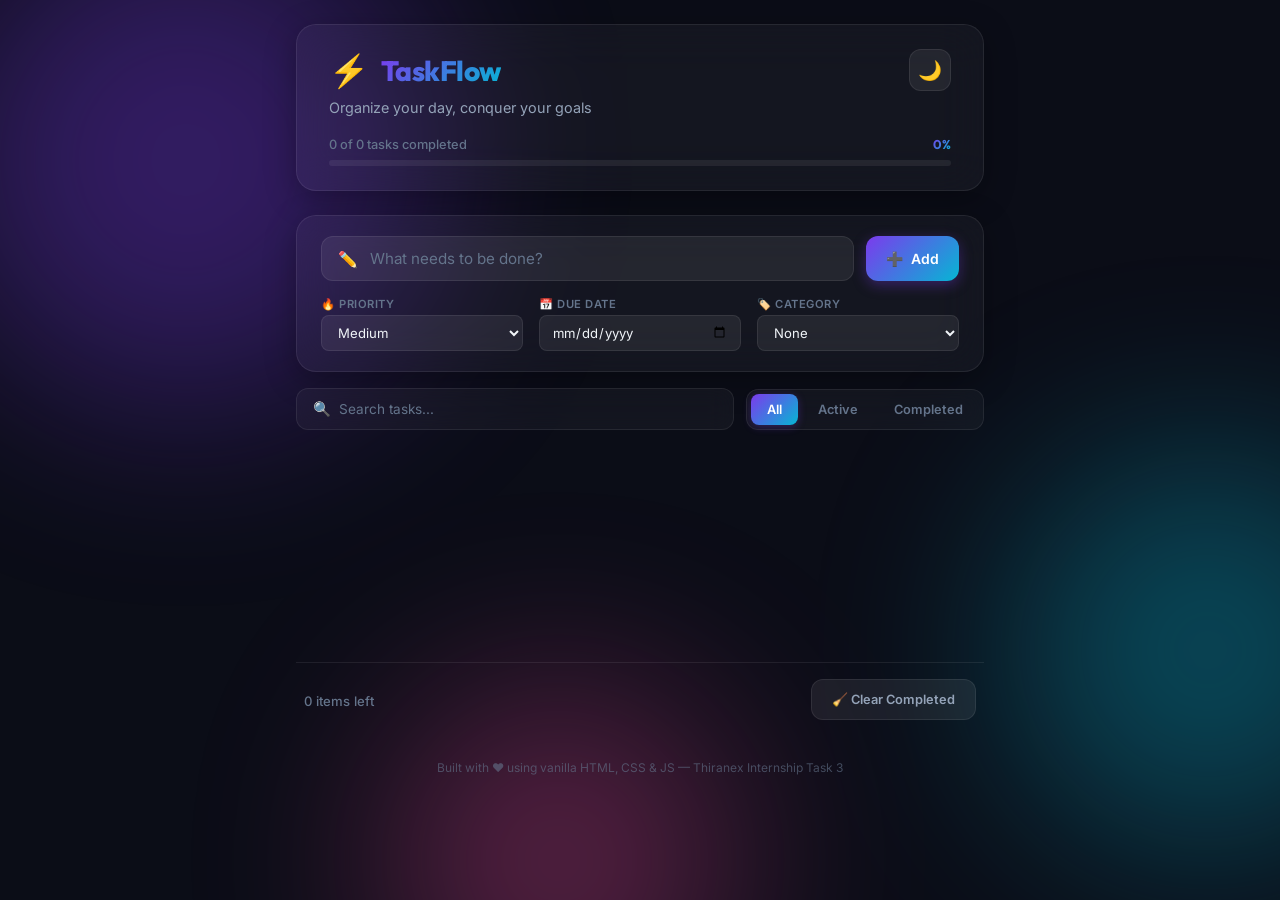
<file: Task-3/index.html>
<!DOCTYPE html>
<html lang="en" data-theme="dark">
<head>
  <meta charset="UTF-8" />
  <meta name="viewport" content="width=device-width, initial-scale=1.0" />
  <title>TaskFlow — Smart To-Do List App</title>
  <meta name="description" content="TaskFlow is a premium, interactive to-do list application with priorities, categories, due dates, drag-and-drop reordering, and beautiful dark/light themes." />
  <meta property="og:title" content="TaskFlow — Smart To-Do List App" />
  <meta property="og:description" content="A polished productivity app built with vanilla HTML, CSS, and JavaScript. Manage tasks with priorities, categories, due dates, and more." />
  <meta property="og:type" content="website" />
  <meta property="og:image" content="https://images.unsplash.com/photo-1611224923853-80b023f02d71?w=1200&q=80" />
  <meta name="theme-color" content="#7c3aed" />
  <link rel="preconnect" href="https://fonts.googleapis.com" />
  <link rel="preconnect" href="https://fonts.gstatic.com" crossorigin />
  <link href="https://fonts.googleapis.com/css2?family=Inter:wght@300;400;500;600;700&family=Outfit:wght@400;500;600;700;800&display=swap" rel="stylesheet" />
  <link rel="stylesheet" href="css/style.css" />
</head>
<body>
  <!-- Animated Background -->
  <div class="bg-mesh" aria-hidden="true">
    <div class="bg-blob bg-blob--1"></div>
    <div class="bg-blob bg-blob--2"></div>
    <div class="bg-blob bg-blob--3"></div>
  </div>

  <div class="app-wrapper">
    <!-- Header -->
    <header class="app-header" role="banner">
      <div class="header-top">
        <div class="brand">
          <span class="brand-icon" aria-hidden="true">⚡</span>
          <h1 class="brand-name">TaskFlow</h1>
        </div>
        <div class="header-actions">
          <button class="btn-icon theme-toggle" id="themeToggle" aria-label="Toggle dark/light mode" title="Toggle theme">
            <span class="theme-icon" aria-hidden="true">🌙</span>
          </button>
        </div>
      </div>
      <p class="header-subtitle">Organize your day, conquer your goals</p>

      <!-- Progress Bar -->
      <div class="progress-section" role="progressbar" aria-valuenow="0" aria-valuemin="0" aria-valuemax="100" aria-label="Task completion progress">
        <div class="progress-info">
          <span class="progress-label" id="progressLabel">0 of 0 tasks completed</span>
          <span class="progress-percent" id="progressPercent">0%</span>
        </div>
        <div class="progress-track">
          <div class="progress-fill" id="progressFill" style="width: 0%"></div>
        </div>
      </div>
    </header>

    <main class="app-main" role="main">
      <!-- Add Task Section -->
      <section class="add-task-section" aria-label="Add new task">
        <form class="add-task-form" id="addTaskForm" autocomplete="off">
          <div class="input-row">
            <div class="input-wrapper">
              <span class="input-icon" aria-hidden="true">✏️</span>
              <input
                type="text"
                class="task-input"
                id="taskInput"
                placeholder="What needs to be done?"
                aria-label="New task description"
                maxlength="200"
                required
              />
            </div>
            <button type="submit" class="btn btn-primary add-btn" aria-label="Add task">
              <span aria-hidden="true">➕</span> Add
            </button>
          </div>

          <!-- Task Options Row -->
          <div class="options-row">
            <div class="option-group">
              <label for="prioritySelect" class="option-label">🔥 Priority</label>
              <select id="prioritySelect" class="option-select" aria-label="Task priority">
                <option value="low">Low</option>
                <option value="medium" selected>Medium</option>
                <option value="high">High</option>
              </select>
            </div>
            <div class="option-group">
              <label for="dueDateInput" class="option-label">📅 Due Date</label>
              <input type="date" id="dueDateInput" class="option-date" aria-label="Task due date" />
            </div>
            <div class="option-group">
              <label for="categorySelect" class="option-label">🏷️ Category</label>
              <select id="categorySelect" class="option-select" aria-label="Task category">
                <option value="">None</option>
                <option value="work">💼 Work</option>
                <option value="personal">🏠 Personal</option>
                <option value="health">💪 Health</option>
                <option value="learning">📚 Learning</option>
                <option value="finance">💰 Finance</option>
                <option value="errands">🛒 Errands</option>
              </select>
            </div>
          </div>
        </form>
      </section>

      <!-- Search & Filter Bar -->
      <section class="toolbar" aria-label="Task filters and search">
        <div class="search-wrapper">
          <span class="search-icon" aria-hidden="true">🔍</span>
          <input
            type="search"
            class="search-input"
            id="searchInput"
            placeholder="Search tasks..."
            aria-label="Search tasks"
          />
        </div>
        <nav class="filter-tabs" role="tablist" aria-label="Task status filters">
          <button class="filter-tab active" role="tab" aria-selected="true" data-filter="all">All</button>
          <button class="filter-tab" role="tab" aria-selected="false" data-filter="active">Active</button>
          <button class="filter-tab" role="tab" aria-selected="false" data-filter="completed">Completed</button>
        </nav>
      </section>

      <!-- Task List -->
      <section class="task-list-section" aria-label="Task list">
        <ul class="task-list" id="taskList" role="list" aria-label="Tasks">
          <!-- Tasks rendered here by JS -->
        </ul>

        <!-- Empty State -->
        <div class="empty-state" id="emptyState" aria-live="polite">
          <div class="empty-illustration" aria-hidden="true">
            <span class="empty-emoji">📋</span>
            <span class="empty-sparkle empty-sparkle--1">✨</span>
            <span class="empty-sparkle empty-sparkle--2">⭐</span>
            <span class="empty-sparkle empty-sparkle--3">🌟</span>
          </div>
          <h2 class="empty-title">No tasks yet!</h2>
          <p class="empty-text">Add your first task above and start being productive.</p>
        </div>
      </section>

      <!-- Footer Actions -->
      <footer class="app-footer" role="contentinfo">
        <div class="footer-info">
          <span class="task-counter" id="taskCounter" aria-live="polite">0 items left</span>
        </div>
        <div class="footer-actions">
          <button class="btn btn-ghost clear-btn" id="clearCompleted" aria-label="Clear all completed tasks">
            🧹 Clear Completed
          </button>
        </div>
      </footer>
    </main>

    <p class="app-credit">Built with ❤️ using vanilla HTML, CSS &amp; JS — Thiranex Internship Task 3</p>
  </div>

  <!-- Delete Confirmation Modal -->
  <div class="modal-overlay" id="deleteModal" role="dialog" aria-modal="true" aria-labelledby="modalTitle" hidden>
    <div class="modal-card">
      <div class="modal-icon" aria-hidden="true">🗑️</div>
      <h2 class="modal-title" id="modalTitle">Delete Task?</h2>
      <p class="modal-text" id="modalText">Are you sure you want to delete this task? This action cannot be undone.</p>
      <div class="modal-actions">
        <button class="btn btn-ghost" id="modalCancel">Cancel</button>
        <button class="btn btn-danger" id="modalConfirm">Delete</button>
      </div>
    </div>
  </div>

  <script src="js/app.js"></script>
</body>
</html>
</file>
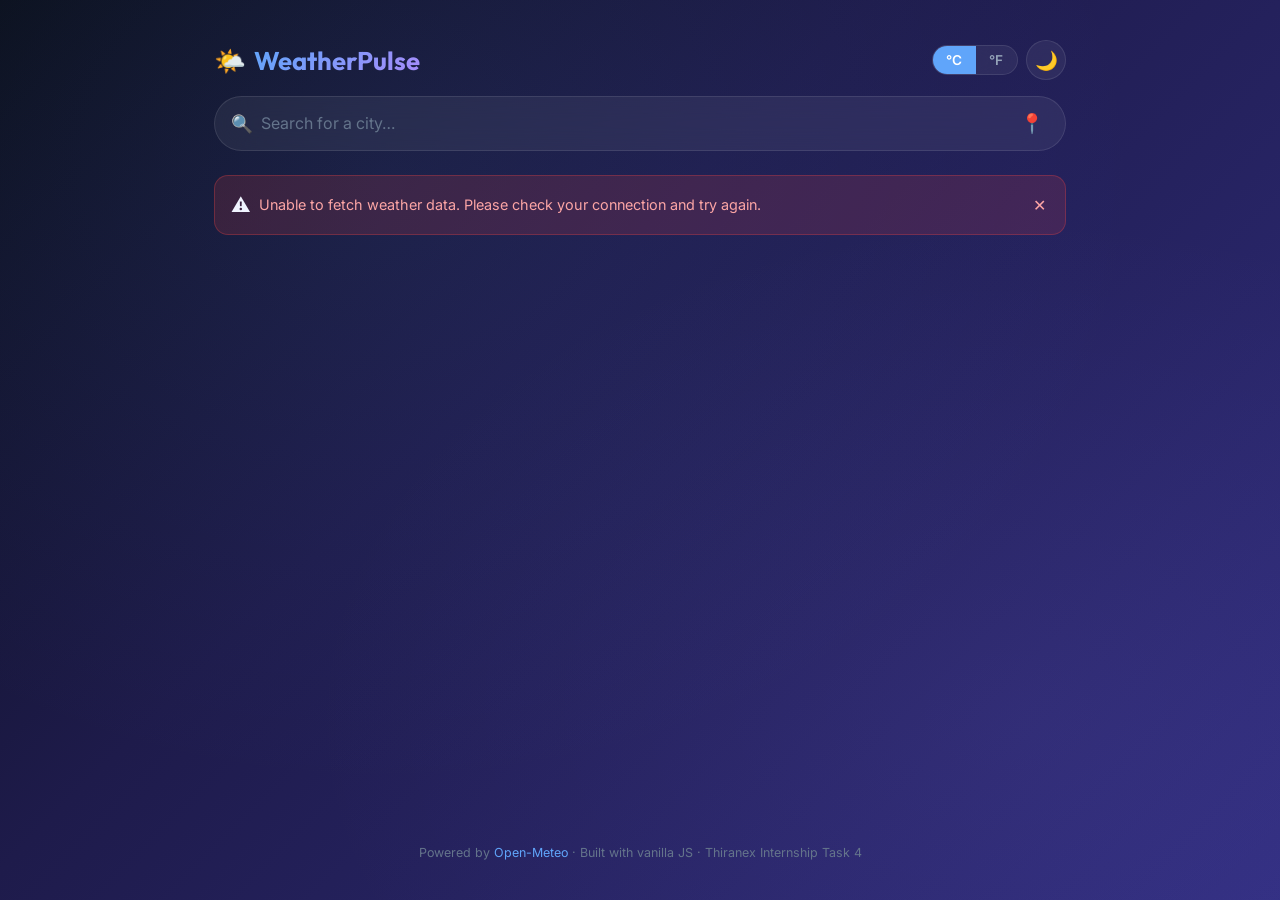
<file: Task-4/index.html>
<!DOCTYPE html>
<html lang="en" data-theme="dark">
<head>
  <meta charset="UTF-8">
  <meta name="viewport" content="width=device-width, initial-scale=1.0">
  <meta name="description" content="Real-time Weather Dashboard — search any city worldwide for current conditions, 7-day forecast, and more. Powered by Open-Meteo API.">
  <meta name="keywords" content="weather, forecast, dashboard, temperature, humidity, wind, real-time">
  <meta name="author" content="Thiranex Internship — Task 4">

  <!-- Open Graph -->
  <meta property="og:title" content="Weather Dashboard — Real-Time Forecasts">
  <meta property="og:description" content="Premium weather dashboard with current conditions, 7-day forecast, and dynamic backgrounds.">
  <meta property="og:type" content="website">
  <meta property="og:locale" content="en_US">

  <title>Weather Dashboard — Real-Time Forecasts</title>

  <!-- Google Fonts -->
  <link rel="preconnect" href="https://fonts.googleapis.com">
  <link rel="preconnect" href="https://fonts.gstatic.com" crossorigin>
  <link href="https://fonts.googleapis.com/css2?family=Inter:wght@300;400;500;600;700&family=Outfit:wght@300;400;500;600;700;800;900&display=swap" rel="stylesheet">

  <link rel="stylesheet" href="css/style.css">
</head>
<body>
  <!-- Dynamic Background -->
  <div class="bg-layer" id="bgLayer" aria-hidden="true"></div>
  <div class="bg-overlay" aria-hidden="true"></div>

  <div class="app-container">
    <!-- Header -->
    <header class="app-header" role="banner">
      <div class="header-left">
        <h1 class="logo" aria-label="Weather Dashboard">
          <span class="logo-icon" aria-hidden="true">🌤️</span>
          <span class="logo-text">WeatherPulse</span>
        </h1>
      </div>
      <div class="header-right">
        <!-- Unit Toggle -->
        <div class="unit-toggle" role="group" aria-label="Temperature unit toggle">
          <button class="unit-btn active" id="btnCelsius" aria-pressed="true" data-unit="C">°C</button>
          <button class="unit-btn" id="btnFahrenheit" aria-pressed="false" data-unit="F">°F</button>
        </div>
        <!-- Theme Toggle -->
        <button class="theme-toggle" id="themeToggle" aria-label="Toggle dark and light mode" title="Toggle theme">
          <span class="theme-icon" id="themeIcon">🌙</span>
        </button>
      </div>
    </header>

    <!-- Main Content -->
    <main role="main" aria-label="Weather information">
      <!-- Search Section -->
      <section class="search-section" aria-label="City search">
        <div class="search-wrapper">
          <div class="search-bar" role="search">
            <span class="search-icon" aria-hidden="true">🔍</span>
            <input
              type="text"
              id="searchInput"
              class="search-input"
              placeholder="Search for a city…"
              autocomplete="off"
              aria-label="Search for a city"
              aria-expanded="false"
              aria-controls="autocompleteList"
              aria-autocomplete="list"
            >
            <button class="geo-btn" id="geoBtn" aria-label="Use my current location" title="Detect my location">
              📍
            </button>
          </div>
          <!-- Autocomplete Dropdown -->
          <ul class="autocomplete-list" id="autocompleteList" role="listbox" aria-label="City suggestions"></ul>
        </div>
        <!-- Recent Searches -->
        <div class="recent-searches" id="recentSearches" aria-label="Recent searches">
          <span class="recent-label">Recent:</span>
          <div class="recent-chips" id="recentChips" role="list"></div>
        </div>
      </section>

      <!-- Error Message -->
      <div class="error-banner" id="errorBanner" role="alert" aria-live="polite" hidden>
        <span class="error-icon" aria-hidden="true">⚠️</span>
        <p class="error-text" id="errorText"></p>
        <button class="error-close" id="errorClose" aria-label="Dismiss error">✕</button>
      </div>

      <!-- Loading Skeleton -->
      <section class="skeleton-container" id="skeletonContainer" hidden aria-label="Loading weather data">
        <div class="skeleton-current">
          <div class="skel skel-city"></div>
          <div class="skel skel-temp"></div>
          <div class="skel skel-details"></div>
          <div class="skel skel-details short"></div>
        </div>
        <div class="skeleton-forecast">
          <div class="skel skel-card"></div>
          <div class="skel skel-card"></div>
          <div class="skel skel-card"></div>
          <div class="skel skel-card"></div>
          <div class="skel skel-card"></div>
          <div class="skel skel-card"></div>
          <div class="skel skel-card"></div>
        </div>
      </section>

      <!-- Weather Content (hidden until data loaded) -->
      <div id="weatherContent" class="weather-content" hidden>
        <!-- Current Weather -->
        <section class="current-weather" id="currentWeather" aria-label="Current weather conditions">
          <div class="current-location">
            <h2 class="city-name" id="cityName"></h2>
            <p class="city-meta" id="cityMeta"></p>
          </div>
          <div class="current-main">
            <div class="current-temp-group">
              <span class="weather-emoji" id="currentEmoji" aria-hidden="true"></span>
              <span class="current-temp" id="currentTemp"></span>
            </div>
            <p class="current-condition" id="currentCondition"></p>
          </div>
          <div class="current-details" role="list" aria-label="Weather details">
            <div class="detail-card" role="listitem">
              <span class="detail-icon" aria-hidden="true">💧</span>
              <span class="detail-label">Humidity</span>
              <span class="detail-value" id="humidity"></span>
            </div>
            <div class="detail-card" role="listitem">
              <span class="detail-icon" aria-hidden="true">💨</span>
              <span class="detail-label">Wind</span>
              <span class="detail-value" id="windSpeed"></span>
            </div>
            <div class="detail-card" role="listitem">
              <span class="detail-icon" aria-hidden="true">🌡️</span>
              <span class="detail-label">Feels Like</span>
              <span class="detail-value" id="feelsLike"></span>
            </div>
            <div class="detail-card" role="listitem">
              <span class="detail-icon" aria-hidden="true">👁️</span>
              <span class="detail-label">Visibility</span>
              <span class="detail-value" id="visibility"></span>
            </div>
            <div class="detail-card" role="listitem">
              <span class="detail-icon" aria-hidden="true">📊</span>
              <span class="detail-label">Pressure</span>
              <span class="detail-value" id="pressure"></span>
            </div>
            <div class="detail-card" role="listitem">
              <span class="detail-icon" aria-hidden="true">☀️</span>
              <span class="detail-label">UV Index</span>
              <span class="detail-value" id="uvIndex"></span>
            </div>
          </div>
        </section>

        <!-- 7-Day Forecast -->
        <section class="forecast-section" aria-label="7-day weather forecast">
          <h3 class="section-title">📅 7-Day Forecast</h3>
          <div class="forecast-grid" id="forecastGrid" role="list"></div>
        </section>

        <!-- Hourly Glance -->
        <section class="hourly-section" aria-label="Hourly forecast">
          <h3 class="section-title">🕐 Next 24 Hours</h3>
          <div class="hourly-scroll" id="hourlyScroll" role="list" tabindex="0"></div>
        </section>
      </div>
    </main>

    <!-- Footer -->
    <footer class="app-footer" role="contentinfo">
      <p>Powered by <a href="https://open-meteo.com/" target="_blank" rel="noopener noreferrer">Open-Meteo</a> · Built with vanilla JS · Thiranex Internship Task 4</p>
    </footer>
  </div>

  <script src="js/app.js"></script>
</body>
</html>
</file>
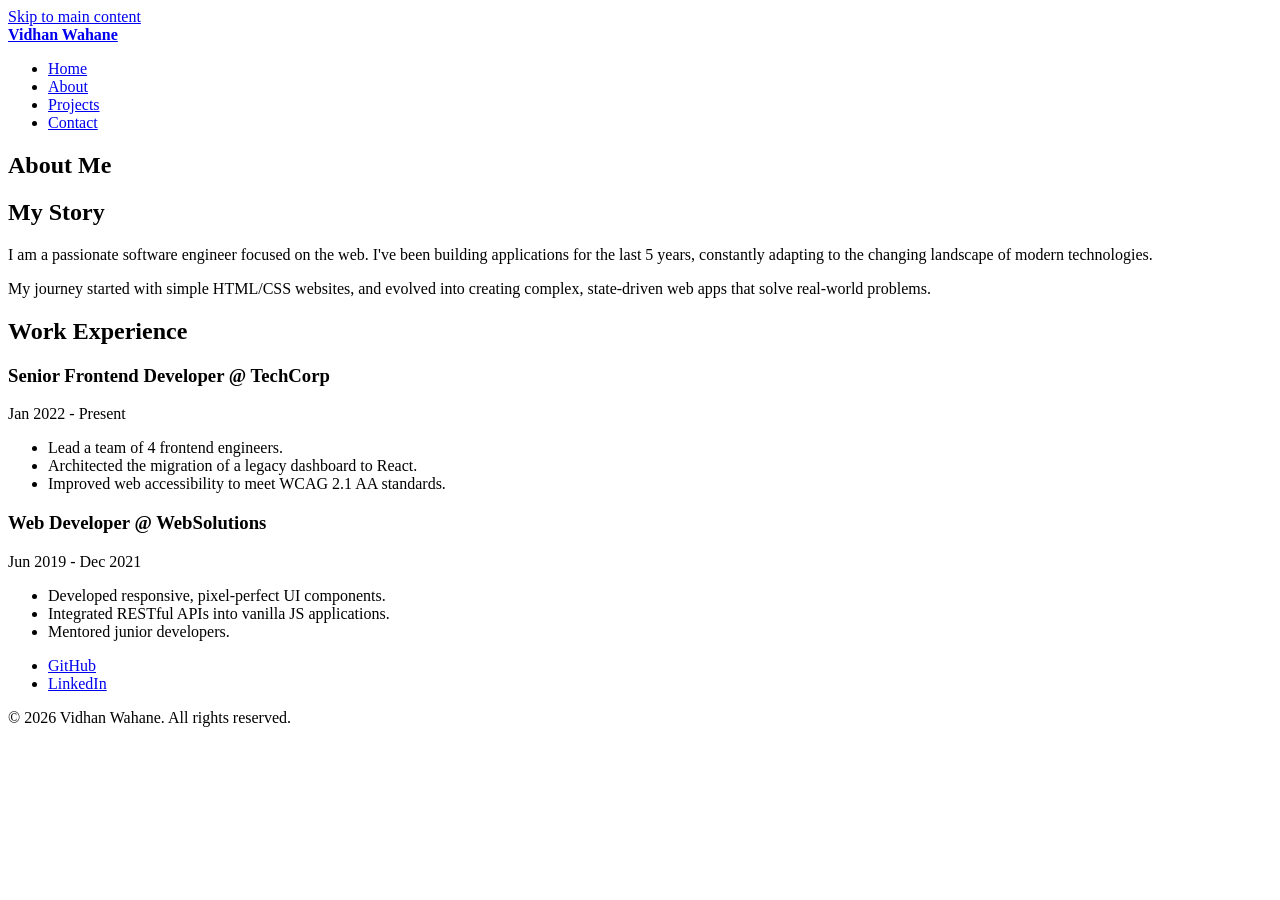
<file: Task-1/about.html>
<!DOCTYPE html>
<html lang="en">
<head>
  <meta charset="UTF-8">
  <meta name="viewport" content="width=device-width, initial-scale=1.0">
  <title>About Me - Vidhan Wahane</title>
  <meta name="description" content="Learn more about Vidhan Wahane's background, experience, and web development journey.">
</head>
<body>

  <!-- Skip Link for Accessibility -->
  <a href="#main-content">Skip to main content</a>

  <!-- Header / Navigation -->
  <header role="banner">
    <nav aria-label="Primary navigation">
      <a href="index.html" aria-label="Vidhan Wahane Home">
        <strong>Vidhan Wahane</strong>
      </a>

      <ul role="menubar">
        <li role="none"><a href="index.html" role="menuitem">Home</a></li>
        <li role="none"><a href="about.html" role="menuitem" aria-current="page">About</a></li>
        <li role="none"><a href="projects.html" role="menuitem">Projects</a></li>
        <li role="none"><a href="contact.html" role="menuitem">Contact</a></li>
      </ul>
    </nav>
  </header>

  <!-- Main Content -->
  <main id="main-content">
    
    <article aria-labelledby="about-heading">
      <h1 id="about-heading">About Me</h1>
      
      <section aria-labelledby="story-heading">
        <h2 id="story-heading">My Story</h2>
        <p>I am a passionate software engineer focused on the web. I've been building applications for the last 5 years, constantly adapting to the changing landscape of modern technologies.</p>
        <p>My journey started with simple HTML/CSS websites, and evolved into creating complex, state-driven web apps that solve real-world problems.</p>
      </section>

      <section aria-labelledby="experience-heading">
        <h2 id="experience-heading">Work Experience</h2>
        
        <article>
          <h3>Senior Frontend Developer @ TechCorp</h3>
          <p><time datetime="2022-01">Jan 2022</time> - Present</p>
          <ul>
            <li>Lead a team of 4 frontend engineers.</li>
            <li>Architected the migration of a legacy dashboard to React.</li>
            <li>Improved web accessibility to meet WCAG 2.1 AA standards.</li>
          </ul>
        </article>

        <article>
          <h3>Web Developer @ WebSolutions</h3>
          <p><time datetime="2019-06">Jun 2019</time> - <time datetime="2021-12">Dec 2021</time></p>
          <ul>
            <li>Developed responsive, pixel-perfect UI components.</li>
            <li>Integrated RESTful APIs into vanilla JS applications.</li>
            <li>Mentored junior developers.</li>
          </ul>
        </article>
      </section>

    </article>

  </main>

  <!-- Footer -->
  <footer role="contentinfo">
    <nav aria-label="Social media">
      <ul>
        <li><a href="https://github.com/Kirito-2511" target="_blank" rel="noopener noreferrer" aria-label="GitHub Profile">GitHub</a></li>
        <li><a href="https://www.linkedin.com/in/vidhan-wahane" target="_blank" rel="noopener noreferrer" aria-label="LinkedIn Profile">LinkedIn</a></li>
      </ul>
    </nav>
    <p>&copy; 2026 Vidhan Wahane. All rights reserved.</p>
  </footer>

</body>
</html>
</file>
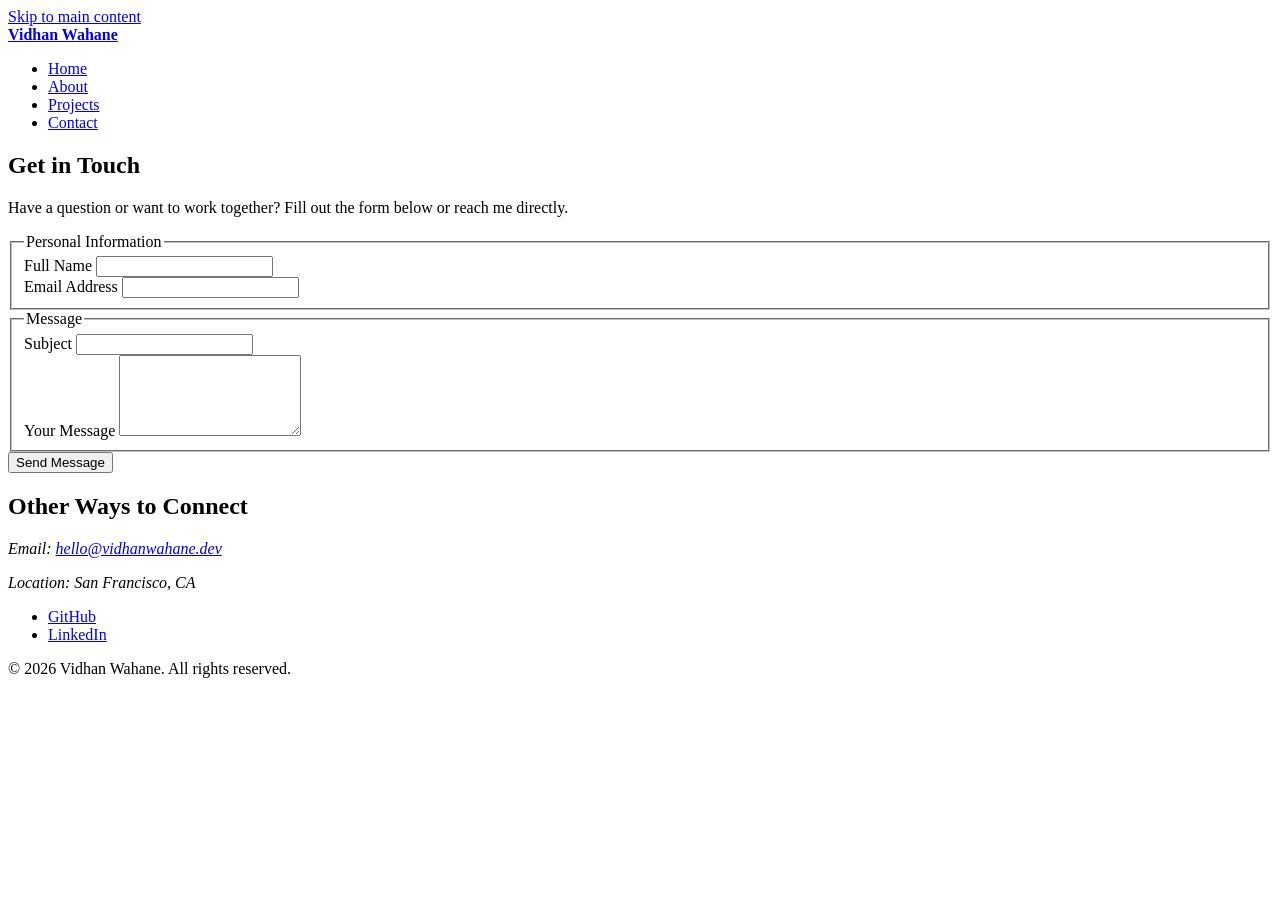
<file: Task-1/contact.html>
<!DOCTYPE html>
<html lang="en">
<head>
  <meta charset="UTF-8">
  <meta name="viewport" content="width=device-width, initial-scale=1.0">
  <title>Contact - Vidhan Wahane</title>
  <meta name="description" content="Get in touch with Vidhan Wahane for project inquiries or collaboration.">
</head>
<body>

  <!-- Skip Link for Accessibility -->
  <a href="#main-content">Skip to main content</a>

  <!-- Header / Navigation -->
  <header role="banner">
    <nav aria-label="Primary navigation">
      <a href="index.html" aria-label="Vidhan Wahane Home">
        <strong>Vidhan Wahane</strong>
      </a>

      <ul role="menubar">
        <li role="none"><a href="index.html" role="menuitem">Home</a></li>
        <li role="none"><a href="about.html" role="menuitem">About</a></li>
        <li role="none"><a href="projects.html" role="menuitem">Projects</a></li>
        <li role="none"><a href="contact.html" role="menuitem" aria-current="page">Contact</a></li>
      </ul>
    </nav>
  </header>

  <!-- Main Content -->
  <main id="main-content">
    
    <section aria-labelledby="contact-heading">
      <h1 id="contact-heading">Get in Touch</h1>
      <p>Have a question or want to work together? Fill out the form below or reach me directly.</p>
      
      <!-- Accessibility Note: Forms should have properly linked labels -->
      <form action="#" method="POST" aria-label="Contact Form">
        
        <fieldset>
          <legend>Personal Information</legend>
          
          <div>
            <label for="name">Full Name</label>
            <input type="text" id="name" name="name" required aria-required="true">
          </div>

          <div>
            <label for="email">Email Address</label>
            <input type="email" id="email" name="email" required aria-required="true">
          </div>
        </fieldset>

        <fieldset>
          <legend>Message</legend>

          <div>
            <label for="subject">Subject</label>
            <input type="text" id="subject" name="subject" required aria-required="true">
          </div>

          <div>
            <label for="message">Your Message</label>
            <textarea id="message" name="message" rows="5" required aria-required="true"></textarea>
          </div>
        </fieldset>

        <button type="submit">Send Message</button>
      </form>

      <!-- Additional Contact Info -->
      <aside aria-labelledby="contact-info-heading">
        <h2 id="contact-info-heading">Other Ways to Connect</h2>
        <address>
          <p>Email: <a href="mailto:hello@vidhanwahane.dev">hello@vidhanwahane.dev</a></p>
          <p>Location: San Francisco, CA</p>
        </address>
      </aside>

    </section>

  </main>

  <!-- Footer -->
  <footer role="contentinfo">
    <nav aria-label="Social media">
      <ul>
        <li><a href="https://github.com/Kirito-2511" target="_blank" rel="noopener noreferrer" aria-label="GitHub Profile">GitHub</a></li>
        <li><a href="https://www.linkedin.com/in/vidhan-wahane" target="_blank" rel="noopener noreferrer" aria-label="LinkedIn Profile">LinkedIn</a></li>
      </ul>
    </nav>
    <p>&copy; 2026 Vidhan Wahane. All rights reserved.</p>
  </footer>

</body>
</html>
</file>
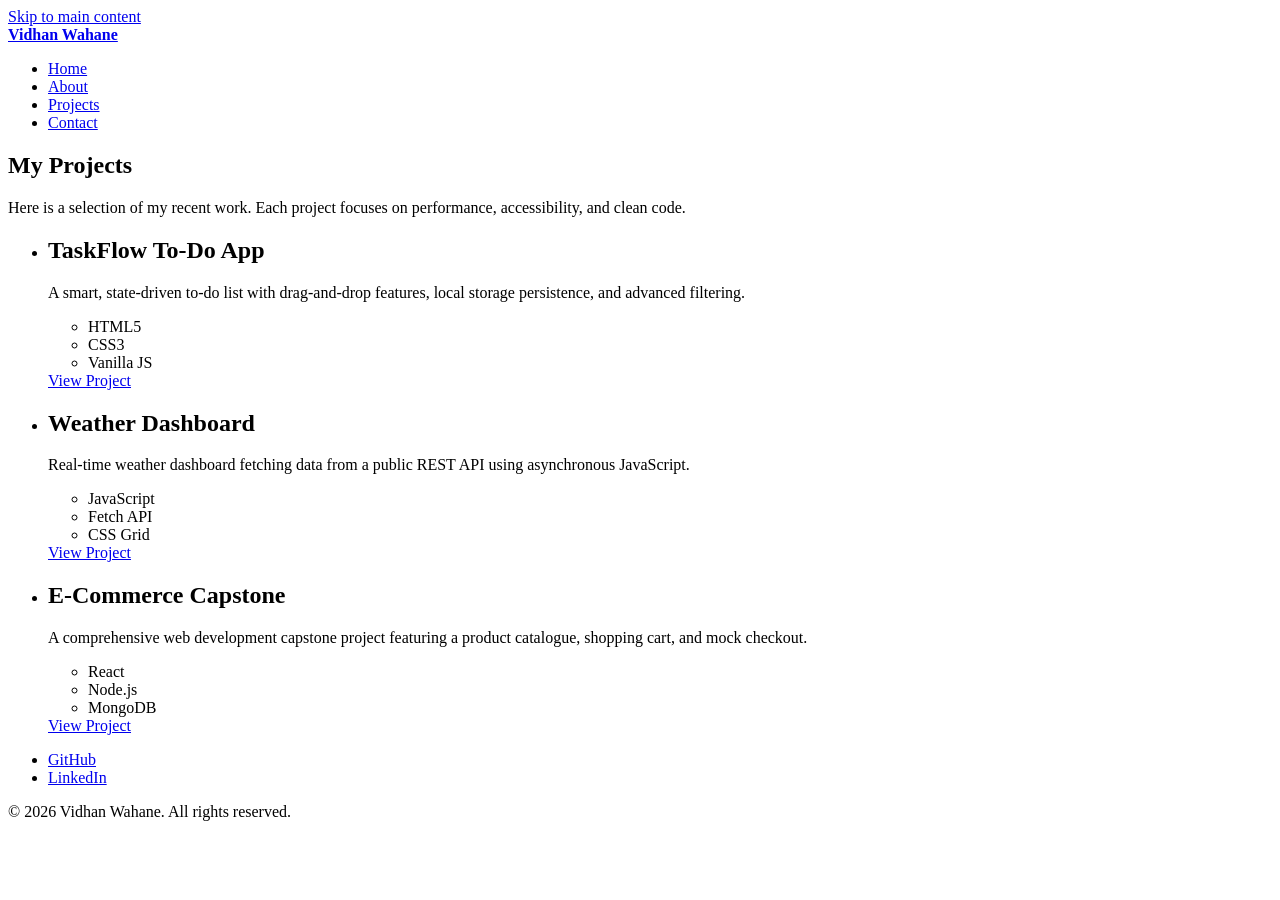
<file: Task-1/projects.html>
<!DOCTYPE html>
<html lang="en">
<head>
  <meta charset="UTF-8">
  <meta name="viewport" content="width=device-width, initial-scale=1.0">
  <title>Projects - Vidhan Wahane</title>
  <meta name="description" content="View the portfolio and past projects built by Vidhan Wahane.">
</head>
<body>

  <!-- Skip Link for Accessibility -->
  <a href="#main-content">Skip to main content</a>

  <!-- Header / Navigation -->
  <header role="banner">
    <nav aria-label="Primary navigation">
      <a href="index.html" aria-label="Vidhan Wahane Home">
        <strong>Vidhan Wahane</strong>
      </a>

      <ul role="menubar">
        <li role="none"><a href="index.html" role="menuitem">Home</a></li>
        <li role="none"><a href="about.html" role="menuitem">About</a></li>
        <li role="none"><a href="projects.html" role="menuitem" aria-current="page">Projects</a></li>
        <li role="none"><a href="contact.html" role="menuitem">Contact</a></li>
      </ul>
    </nav>
  </header>

  <!-- Main Content -->
  <main id="main-content">
    
    <section aria-labelledby="projects-heading">
      <h1 id="projects-heading">My Projects</h1>
      <p>Here is a selection of my recent work. Each project focuses on performance, accessibility, and clean code.</p>
      
      <!-- Project List -->
      <ul aria-label="List of projects">
        
        <li>
          <article aria-labelledby="proj1-heading">
            <h2 id="proj1-heading">TaskFlow To-Do App</h2>
            <p>A smart, state-driven to-do list with drag-and-drop features, local storage persistence, and advanced filtering.</p>
            <ul>
              <li>HTML5</li>
              <li>CSS3</li>
              <li>Vanilla JS</li>
            </ul>
            <a href="#" aria-label="View TaskFlow To-Do App details">View Project</a>
          </article>
        </li>

        <li>
          <article aria-labelledby="proj2-heading">
            <h2 id="proj2-heading">Weather Dashboard</h2>
            <p>Real-time weather dashboard fetching data from a public REST API using asynchronous JavaScript.</p>
            <ul>
              <li>JavaScript</li>
              <li>Fetch API</li>
              <li>CSS Grid</li>
            </ul>
            <a href="#" aria-label="View Weather Dashboard details">View Project</a>
          </article>
        </li>

        <li>
          <article aria-labelledby="proj3-heading">
            <h2 id="proj3-heading">E-Commerce Capstone</h2>
            <p>A comprehensive web development capstone project featuring a product catalogue, shopping cart, and mock checkout.</p>
            <ul>
              <li>React</li>
              <li>Node.js</li>
              <li>MongoDB</li>
            </ul>
            <a href="#" aria-label="View E-Commerce Capstone details">View Project</a>
          </article>
        </li>

      </ul>
    </section>

  </main>

  <!-- Footer -->
  <footer role="contentinfo">
    <nav aria-label="Social media">
      <ul>
        <li><a href="https://github.com/Kirito-2511" target="_blank" rel="noopener noreferrer" aria-label="GitHub Profile">GitHub</a></li>
        <li><a href="https://www.linkedin.com/in/vidhan-wahane" target="_blank" rel="noopener noreferrer" aria-label="LinkedIn Profile">LinkedIn</a></li>
      </ul>
    </nav>
    <p>&copy; 2026 Vidhan Wahane. All rights reserved.</p>
  </footer>

</body>
</html>
</file>
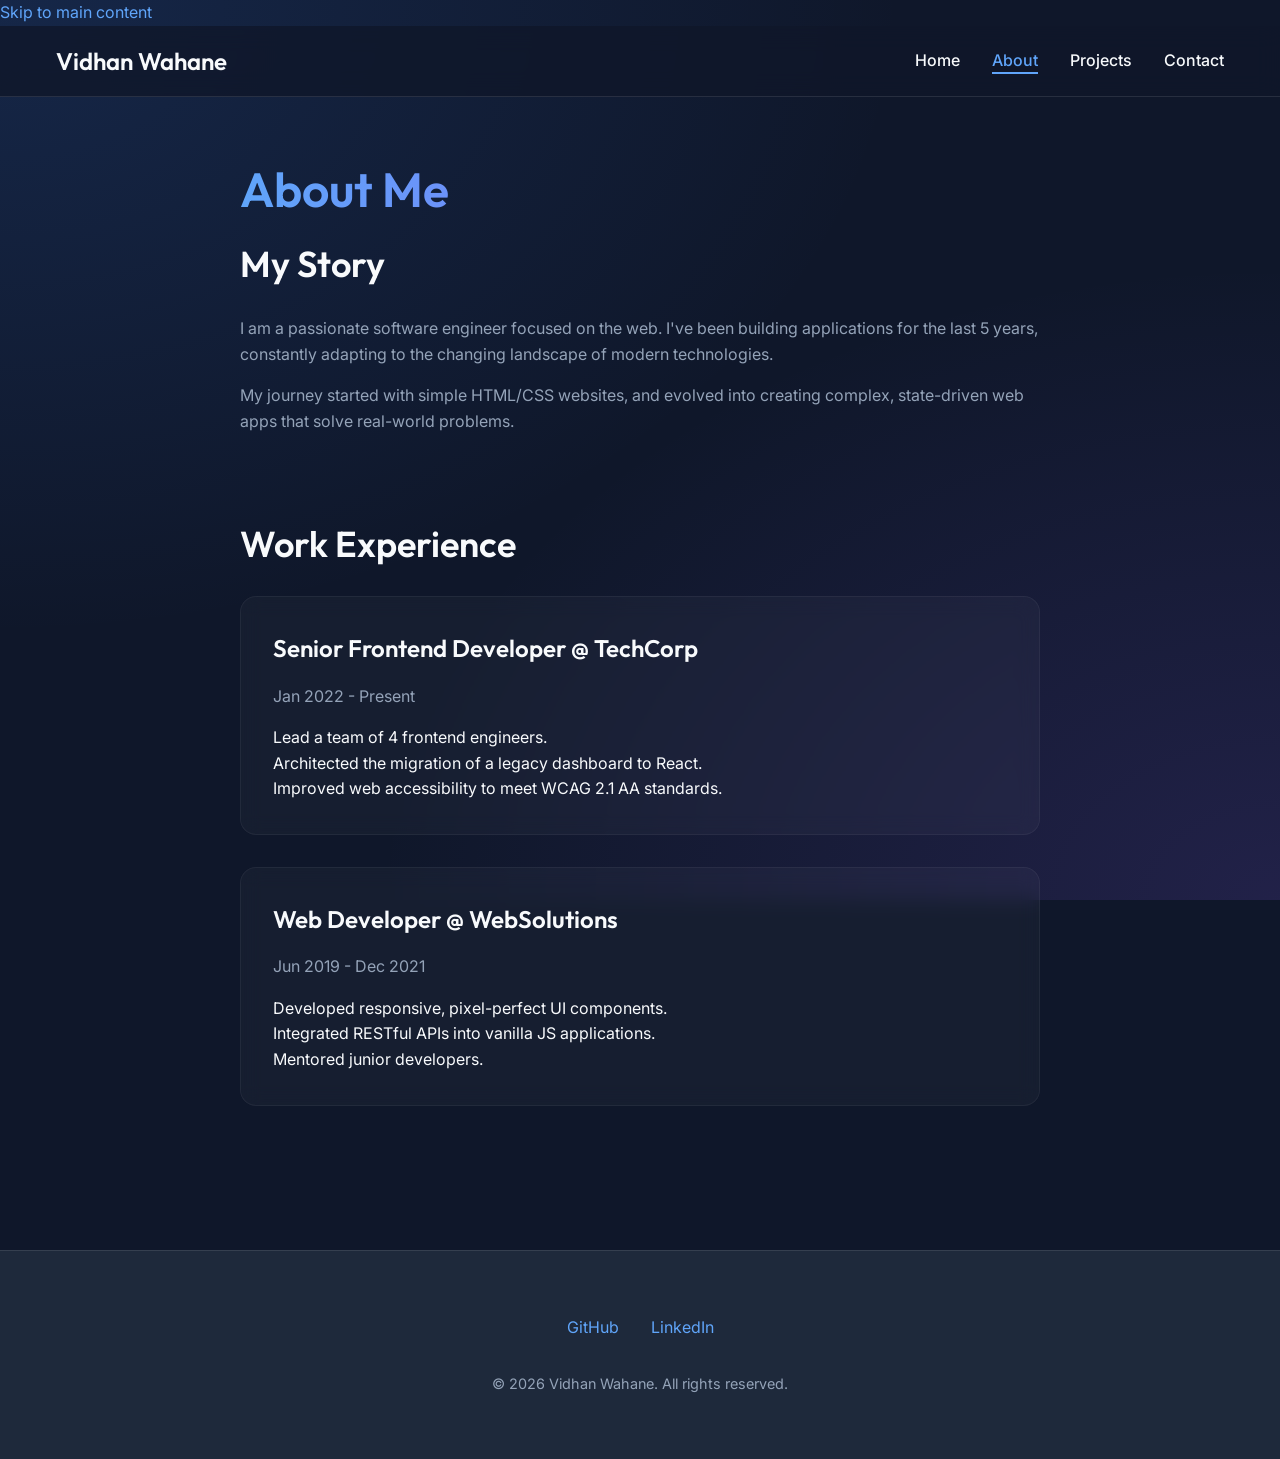
<file: Task-2/about.html>
<!DOCTYPE html>
<html lang="en">
<head>
  <meta charset="UTF-8">
  <meta name="viewport" content="width=device-width, initial-scale=1.0">
  <title>About Me - Vidhan Wahane</title>
  <meta name="description" content="Learn more about Vidhan Wahane's background, experience, and web development journey.">
  <link rel="preconnect" href="https://fonts.googleapis.com">
  <link rel="preconnect" href="https://fonts.gstatic.com" crossorigin>
  <link href="https://fonts.googleapis.com/css2?family=Inter:wght@300;400;500;600;700&family=Outfit:wght@400;500;600;700;800&display=swap" rel="stylesheet">
  <link rel="stylesheet" href="css/style.css">
</head>
<body>

  <!-- Skip Link for Accessibility -->
  <a href="#main-content">Skip to main content</a>

  <!-- Header / Navigation -->
  <header role="banner">
    <nav aria-label="Primary navigation">
      <a href="index.html" aria-label="Vidhan Wahane Home">
        <strong>Vidhan Wahane</strong>
      </a>

      <ul role="menubar">
        <li role="none"><a href="index.html" role="menuitem">Home</a></li>
        <li role="none"><a href="about.html" role="menuitem" aria-current="page">About</a></li>
        <li role="none"><a href="projects.html" role="menuitem">Projects</a></li>
        <li role="none"><a href="contact.html" role="menuitem">Contact</a></li>
      </ul>
    </nav>
  </header>

  <!-- Main Content -->
  <main id="main-content">
    
    <article aria-labelledby="about-heading">
      <h1 id="about-heading">About Me</h1>
      
      <section aria-labelledby="story-heading">
        <h2 id="story-heading">My Story</h2>
        <p>I am a passionate software engineer focused on the web. I've been building applications for the last 5 years, constantly adapting to the changing landscape of modern technologies.</p>
        <p>My journey started with simple HTML/CSS websites, and evolved into creating complex, state-driven web apps that solve real-world problems.</p>
      </section>

      <section aria-labelledby="experience-heading">
        <h2 id="experience-heading">Work Experience</h2>
        
        <article>
          <h3>Senior Frontend Developer @ TechCorp</h3>
          <p><time datetime="2022-01">Jan 2022</time> - Present</p>
          <ul>
            <li>Lead a team of 4 frontend engineers.</li>
            <li>Architected the migration of a legacy dashboard to React.</li>
            <li>Improved web accessibility to meet WCAG 2.1 AA standards.</li>
          </ul>
        </article>

        <article>
          <h3>Web Developer @ WebSolutions</h3>
          <p><time datetime="2019-06">Jun 2019</time> - <time datetime="2021-12">Dec 2021</time></p>
          <ul>
            <li>Developed responsive, pixel-perfect UI components.</li>
            <li>Integrated RESTful APIs into vanilla JS applications.</li>
            <li>Mentored junior developers.</li>
          </ul>
        </article>
      </section>

    </article>

  </main>

  <!-- Footer -->
  <footer role="contentinfo">
    <nav aria-label="Social media">
      <ul>
        <li><a href="https://github.com/Kirito-2511" target="_blank" rel="noopener noreferrer" aria-label="GitHub Profile">GitHub</a></li>
        <li><a href="https://www.linkedin.com/in/vidhan-wahane" target="_blank" rel="noopener noreferrer" aria-label="LinkedIn Profile">LinkedIn</a></li>
      </ul>
    </nav>
    <p>&copy; 2026 Vidhan Wahane. All rights reserved.</p>
  </footer>

</body>
</html>
</file>
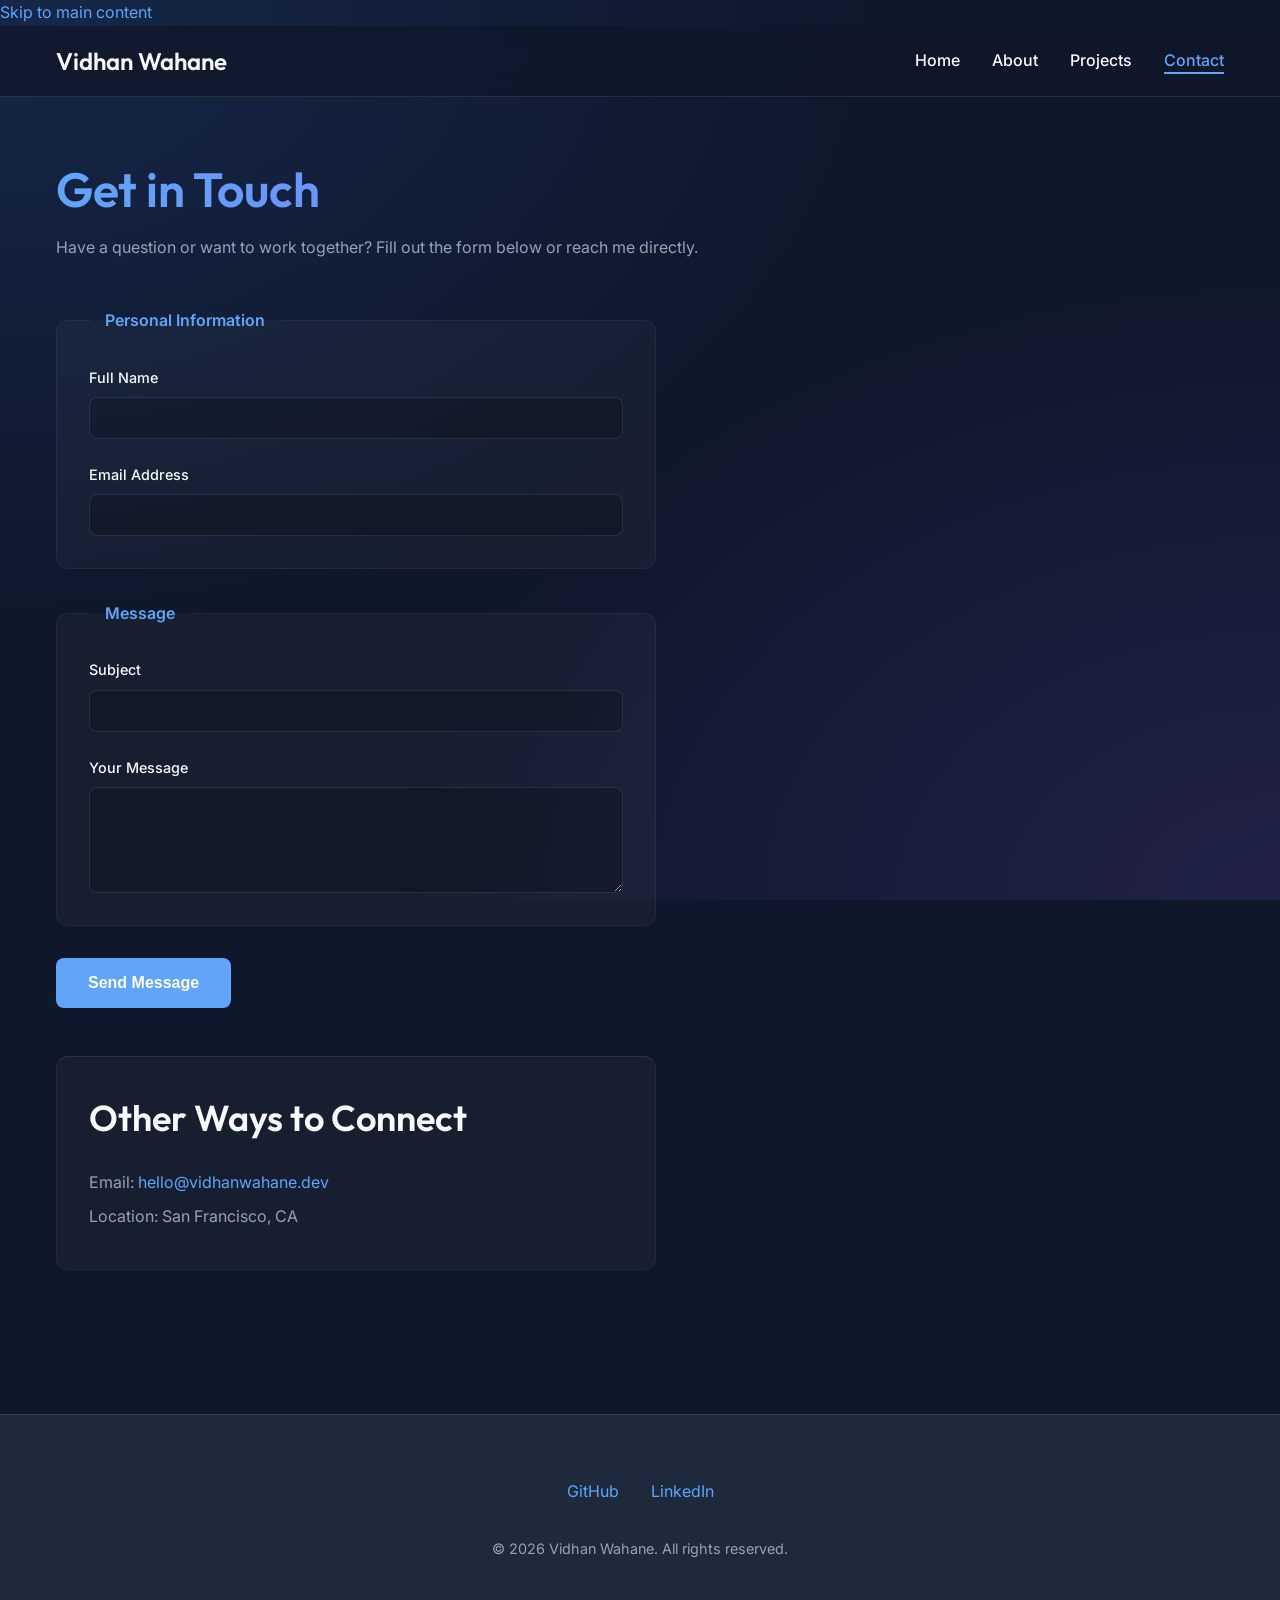
<file: Task-2/contact.html>
<!DOCTYPE html>
<html lang="en">
<head>
  <meta charset="UTF-8">
  <meta name="viewport" content="width=device-width, initial-scale=1.0">
  <title>Contact - Vidhan Wahane</title>
  <meta name="description" content="Get in touch with Vidhan Wahane for project inquiries or collaboration.">
  <link rel="preconnect" href="https://fonts.googleapis.com">
  <link rel="preconnect" href="https://fonts.gstatic.com" crossorigin>
  <link href="https://fonts.googleapis.com/css2?family=Inter:wght@300;400;500;600;700&family=Outfit:wght@400;500;600;700;800&display=swap" rel="stylesheet">
  <link rel="stylesheet" href="css/style.css">
</head>
<body>

  <!-- Skip Link for Accessibility -->
  <a href="#main-content">Skip to main content</a>

  <!-- Header / Navigation -->
  <header role="banner">
    <nav aria-label="Primary navigation">
      <a href="index.html" aria-label="Vidhan Wahane Home">
        <strong>Vidhan Wahane</strong>
      </a>

      <ul role="menubar">
        <li role="none"><a href="index.html" role="menuitem">Home</a></li>
        <li role="none"><a href="about.html" role="menuitem">About</a></li>
        <li role="none"><a href="projects.html" role="menuitem">Projects</a></li>
        <li role="none"><a href="contact.html" role="menuitem" aria-current="page">Contact</a></li>
      </ul>
    </nav>
  </header>

  <!-- Main Content -->
  <main id="main-content">
    
    <section aria-labelledby="contact-heading">
      <h1 id="contact-heading">Get in Touch</h1>
      <p>Have a question or want to work together? Fill out the form below or reach me directly.</p>
      
      <!-- Accessibility Note: Forms should have properly linked labels -->
      <form action="#" method="POST" aria-label="Contact Form">
        
        <fieldset>
          <legend>Personal Information</legend>
          
          <div>
            <label for="name">Full Name</label>
            <input type="text" id="name" name="name" required aria-required="true">
          </div>

          <div>
            <label for="email">Email Address</label>
            <input type="email" id="email" name="email" required aria-required="true">
          </div>
        </fieldset>

        <fieldset>
          <legend>Message</legend>

          <div>
            <label for="subject">Subject</label>
            <input type="text" id="subject" name="subject" required aria-required="true">
          </div>

          <div>
            <label for="message">Your Message</label>
            <textarea id="message" name="message" rows="5" required aria-required="true"></textarea>
          </div>
        </fieldset>

        <button type="submit">Send Message</button>
      </form>

      <!-- Additional Contact Info -->
      <aside aria-labelledby="contact-info-heading">
        <h2 id="contact-info-heading">Other Ways to Connect</h2>
        <address>
          <p>Email: <a href="mailto:hello@vidhanwahane.dev">hello@vidhanwahane.dev</a></p>
          <p>Location: San Francisco, CA</p>
        </address>
      </aside>

    </section>

  </main>

  <!-- Footer -->
  <footer role="contentinfo">
    <nav aria-label="Social media">
      <ul>
        <li><a href="https://github.com/Kirito-2511" target="_blank" rel="noopener noreferrer" aria-label="GitHub Profile">GitHub</a></li>
        <li><a href="https://www.linkedin.com/in/vidhan-wahane" target="_blank" rel="noopener noreferrer" aria-label="LinkedIn Profile">LinkedIn</a></li>
      </ul>
    </nav>
    <p>&copy; 2026 Vidhan Wahane. All rights reserved.</p>
  </footer>

</body>
</html>
</file>
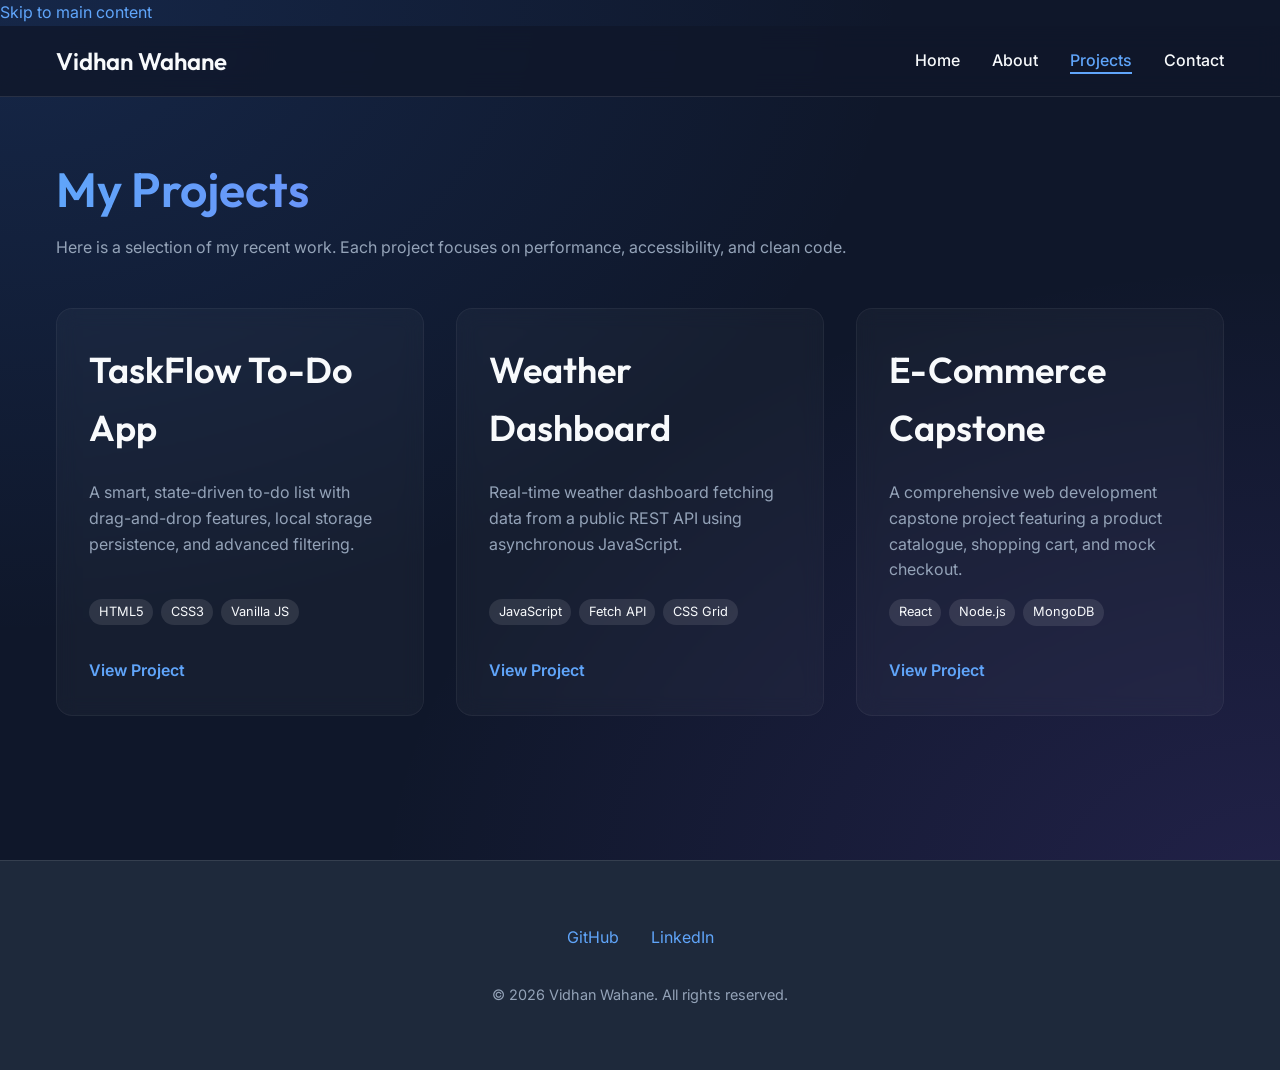
<file: Task-2/projects.html>
<!DOCTYPE html>
<html lang="en">
<head>
  <meta charset="UTF-8">
  <meta name="viewport" content="width=device-width, initial-scale=1.0">
  <title>Projects - Vidhan Wahane</title>
  <meta name="description" content="View the portfolio and past projects built by Vidhan Wahane.">
  <link rel="preconnect" href="https://fonts.googleapis.com">
  <link rel="preconnect" href="https://fonts.gstatic.com" crossorigin>
  <link href="https://fonts.googleapis.com/css2?family=Inter:wght@300;400;500;600;700&family=Outfit:wght@400;500;600;700;800&display=swap" rel="stylesheet">
  <link rel="stylesheet" href="css/style.css">
</head>
<body>

  <!-- Skip Link for Accessibility -->
  <a href="#main-content">Skip to main content</a>

  <!-- Header / Navigation -->
  <header role="banner">
    <nav aria-label="Primary navigation">
      <a href="index.html" aria-label="Vidhan Wahane Home">
        <strong>Vidhan Wahane</strong>
      </a>

      <ul role="menubar">
        <li role="none"><a href="index.html" role="menuitem">Home</a></li>
        <li role="none"><a href="about.html" role="menuitem">About</a></li>
        <li role="none"><a href="projects.html" role="menuitem" aria-current="page">Projects</a></li>
        <li role="none"><a href="contact.html" role="menuitem">Contact</a></li>
      </ul>
    </nav>
  </header>

  <!-- Main Content -->
  <main id="main-content">
    
    <section aria-labelledby="projects-heading">
      <h1 id="projects-heading">My Projects</h1>
      <p>Here is a selection of my recent work. Each project focuses on performance, accessibility, and clean code.</p>
      
      <!-- Project List -->
      <ul aria-label="List of projects">
        
        <li>
          <article aria-labelledby="proj1-heading">
            <h2 id="proj1-heading">TaskFlow To-Do App</h2>
            <p>A smart, state-driven to-do list with drag-and-drop features, local storage persistence, and advanced filtering.</p>
            <ul>
              <li>HTML5</li>
              <li>CSS3</li>
              <li>Vanilla JS</li>
            </ul>
            <a href="#" aria-label="View TaskFlow To-Do App details">View Project</a>
          </article>
        </li>

        <li>
          <article aria-labelledby="proj2-heading">
            <h2 id="proj2-heading">Weather Dashboard</h2>
            <p>Real-time weather dashboard fetching data from a public REST API using asynchronous JavaScript.</p>
            <ul>
              <li>JavaScript</li>
              <li>Fetch API</li>
              <li>CSS Grid</li>
            </ul>
            <a href="#" aria-label="View Weather Dashboard details">View Project</a>
          </article>
        </li>

        <li>
          <article aria-labelledby="proj3-heading">
            <h2 id="proj3-heading">E-Commerce Capstone</h2>
            <p>A comprehensive web development capstone project featuring a product catalogue, shopping cart, and mock checkout.</p>
            <ul>
              <li>React</li>
              <li>Node.js</li>
              <li>MongoDB</li>
            </ul>
            <a href="#" aria-label="View E-Commerce Capstone details">View Project</a>
          </article>
        </li>

      </ul>
    </section>

  </main>

  <!-- Footer -->
  <footer role="contentinfo">
    <nav aria-label="Social media">
      <ul>
        <li><a href="https://github.com/Kirito-2511" target="_blank" rel="noopener noreferrer" aria-label="GitHub Profile">GitHub</a></li>
        <li><a href="https://www.linkedin.com/in/vidhan-wahane" target="_blank" rel="noopener noreferrer" aria-label="LinkedIn Profile">LinkedIn</a></li>
      </ul>
    </nav>
    <p>&copy; 2026 Vidhan Wahane. All rights reserved.</p>
  </footer>

</body>
</html>
</file>
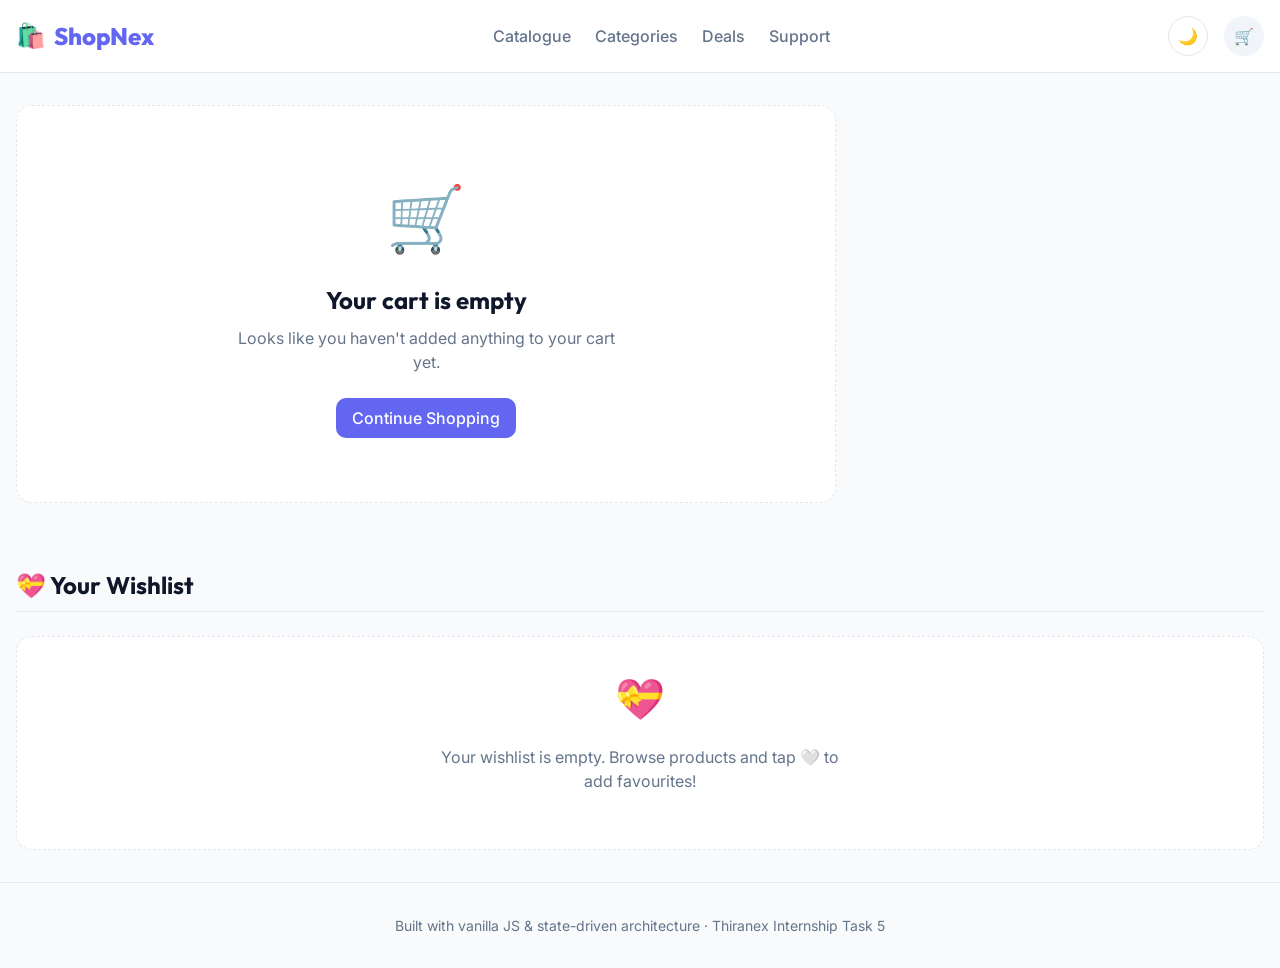
<file: Task-5/cart.html>
<!DOCTYPE html>
<html lang="en" data-theme="dark">
<head>
  <meta charset="UTF-8">
  <meta name="viewport" content="width=device-width, initial-scale=1.0">
  <meta name="description" content="ShopNex - View your shopping cart and checkout.">
  <meta name="author" content="Vidhan Wahane">
  <title>Shopping Cart | ShopNex</title>

  <link rel="preconnect" href="https://fonts.googleapis.com">
  <link rel="preconnect" href="https://fonts.gstatic.com" crossorigin>
  <link href="https://fonts.googleapis.com/css2?family=Inter:wght@400;500;600&family=Outfit:wght@500;700;800&display=swap" rel="stylesheet">
  
  <link rel="stylesheet" href="css/style.css">
</head>
<body>
  <header class="header" role="banner">
    <div class="header__inner">
      <div class="header__left">
        <button class="menu-toggle" id="menuToggle" aria-expanded="false" aria-label="Toggle navigation">☰</button>
        <a href="index.html" class="logo" aria-label="ShopNex Home">
          <span class="logo__icon" aria-hidden="true">🛍️</span>
          <span class="logo__text">ShopNex</span>
        </a>
      </div>
      
      <nav class="nav" id="mainNav" role="navigation" aria-label="Main menu">
        <a href="index.html" class="nav__link">Catalogue</a>
        <a href="#" class="nav__link">Categories</a>
        <a href="#" class="nav__link">Deals</a>
        <a href="#" class="nav__link">Support</a>
      </nav>

      <div class="header__right">
        <button class="btn-icon theme-toggle" id="themeToggle" aria-label="Toggle theme">☀️</button>
        <a href="cart.html" class="cart-btn" aria-label="View shopping cart" aria-current="page">
          <span class="cart-btn__icon" aria-hidden="true">🛒</span>
          <span class="cart-badge" aria-hidden="true">0</span>
        </a>
      </div>
    </div>
  </header>

  <main class="cart-page" role="main">
    <div class="cart-layout">
      <!-- Cart Items Container -->
      <section class="cart-main" id="cartItems" aria-label="Cart items">
        <!-- Rendered by JS -->
      </section>

      <!-- Cart Summary -->
      <aside class="cart-sidebar" id="cartSummary" aria-label="Order summary">
        <!-- Rendered by JS -->
      </aside>
    </div>

    <!-- Wishlist Section -->
    <section class="wishlist-container" id="wishlistSection" aria-label="Your Wishlist">
      <!-- Rendered by JS -->
    </section>
  </main>

  <footer class="footer" role="contentinfo">
    <p>Built with vanilla JS & state-driven architecture · Thiranex Internship Task 5</p>
  </footer>

  <script src="js/products.js"></script>
  <script src="js/cart.js"></script>
  <script src="js/app.js"></script>
</body>
</html>
</file>
<file: Task-3/css/style.css>
/* ============================================
   TaskFlow — Premium To-Do App Styles
   ============================================ */

/* ---------- CSS Custom Properties ---------- */
:root {
  /* Spacing */
  --sp-1: 0.25rem;
  --sp-2: 0.5rem;
  --sp-3: 0.75rem;
  --sp-4: 1rem;
  --sp-5: 1.25rem;
  --sp-6: 1.5rem;
  --sp-8: 2rem;
  --sp-10: 2.5rem;
  --sp-12: 3rem;

  /* Radii */
  --radius-sm: 8px;
  --radius-md: 12px;
  --radius-lg: 16px;
  --radius-xl: 20px;
  --radius-full: 9999px;

  /* Transitions */
  --ease-out: cubic-bezier(0.22, 1, 0.36, 1);
  --ease-spring: cubic-bezier(0.34, 1.56, 0.64, 1);
  --dur-fast: 150ms;
  --dur-normal: 250ms;
  --dur-slow: 400ms;

  /* Fonts */
  --ff-heading: 'Outfit', sans-serif;
  --ff-body: 'Inter', sans-serif;

  /* Accents */
  --accent-primary: #7c3aed;
  --accent-secondary: #06b6d4;
  --accent-gradient: linear-gradient(135deg, #7c3aed, #06b6d4);
  --accent-gradient-hover: linear-gradient(135deg, #6d28d9, #0891b2);

  /* Priority Colors */
  --priority-high: #ef4444;
  --priority-medium: #f59e0b;
  --priority-low: #22c55e;

  /* Category Colors */
  --cat-work: #6366f1;
  --cat-personal: #ec4899;
  --cat-health: #22c55e;
  --cat-learning: #f59e0b;
  --cat-finance: #14b8a6;
  --cat-errands: #f97316;
}

/* ---------- Dark Theme (default) ---------- */
[data-theme="dark"] {
  --bg-body: #0b0d17;
  --bg-surface: rgba(255, 255, 255, 0.05);
  --bg-surface-hover: rgba(255, 255, 255, 0.08);
  --bg-surface-solid: #13152a;
  --bg-input: rgba(255, 255, 255, 0.07);
  --bg-input-focus: rgba(255, 255, 255, 0.1);
  --bg-modal-overlay: rgba(0, 0, 0, 0.6);
  --border-color: rgba(255, 255, 255, 0.08);
  --border-color-hover: rgba(255, 255, 255, 0.15);
  --text-primary: #f1f5f9;
  --text-secondary: #94a3b8;
  --text-muted: #64748b;
  --text-inverse: #0f172a;
  --shadow-card: 0 4px 24px rgba(0, 0, 0, 0.3);
  --shadow-task: 0 2px 8px rgba(0, 0, 0, 0.2);
  --shadow-task-hover: 0 8px 32px rgba(0, 0, 0, 0.35);
  --glass-bg: rgba(255, 255, 255, 0.04);
  --glass-border: rgba(255, 255, 255, 0.08);
  --glass-shadow: 0 8px 32px rgba(0, 0, 0, 0.3);
  --scrollbar-thumb: rgba(255, 255, 255, 0.15);
  --danger-bg: rgba(239, 68, 68, 0.15);
  --danger-text: #fca5a5;
}

/* ---------- Light Theme ---------- */
[data-theme="light"] {
  --bg-body: #f0f2f8;
  --bg-surface: rgba(255, 255, 255, 0.75);
  --bg-surface-hover: rgba(255, 255, 255, 0.9);
  --bg-surface-solid: #ffffff;
  --bg-input: rgba(0, 0, 0, 0.04);
  --bg-input-focus: rgba(0, 0, 0, 0.06);
  --bg-modal-overlay: rgba(0, 0, 0, 0.35);
  --border-color: rgba(0, 0, 0, 0.08);
  --border-color-hover: rgba(0, 0, 0, 0.15);
  --text-primary: #0f172a;
  --text-secondary: #475569;
  --text-muted: #94a3b8;
  --text-inverse: #f8fafc;
  --shadow-card: 0 4px 24px rgba(0, 0, 0, 0.08);
  --shadow-task: 0 2px 8px rgba(0, 0, 0, 0.06);
  --shadow-task-hover: 0 8px 32px rgba(0, 0, 0, 0.12);
  --glass-bg: rgba(255, 255, 255, 0.6);
  --glass-border: rgba(255, 255, 255, 0.5);
  --glass-shadow: 0 8px 32px rgba(0, 0, 0, 0.08);
  --scrollbar-thumb: rgba(0, 0, 0, 0.15);
  --danger-bg: rgba(239, 68, 68, 0.1);
  --danger-text: #dc2626;
}

/* ---------- Reset & Base ---------- */
*,
*::before,
*::after {
  margin: 0;
  padding: 0;
  box-sizing: border-box;
}

html {
  font-size: 16px;
  scroll-behavior: smooth;
  -webkit-text-size-adjust: 100%;
}

body {
  font-family: var(--ff-body);
  background: var(--bg-body);
  color: var(--text-primary);
  min-height: 100vh;
  overflow-x: hidden;
  transition: background var(--dur-slow) var(--ease-out),
              color var(--dur-slow) var(--ease-out);
}

ul {
  list-style: none;
}

button {
  font-family: inherit;
  cursor: pointer;
  border: none;
  background: none;
  color: inherit;
}

input, select {
  font-family: inherit;
  border: none;
  outline: none;
  background: none;
  color: inherit;
}

/* Scrollbar */
::-webkit-scrollbar {
  width: 6px;
}
::-webkit-scrollbar-track {
  background: transparent;
}
::-webkit-scrollbar-thumb {
  background: var(--scrollbar-thumb);
  border-radius: var(--radius-full);
}

/* ---------- Animated Background ---------- */
.bg-mesh {
  position: fixed;
  inset: 0;
  z-index: -1;
  overflow: hidden;
  pointer-events: none;
}

.bg-blob {
  position: absolute;
  border-radius: 50%;
  filter: blur(100px);
  opacity: 0.35;
  animation: blobDrift 20s ease-in-out infinite alternate;
}

[data-theme="light"] .bg-blob {
  opacity: 0.2;
}

.bg-blob--1 {
  width: 500px;
  height: 500px;
  background: #7c3aed;
  top: -10%;
  left: -5%;
  animation-delay: 0s;
}

.bg-blob--2 {
  width: 400px;
  height: 400px;
  background: #06b6d4;
  top: 50%;
  right: -10%;
  animation-delay: -7s;
}

.bg-blob--3 {
  width: 350px;
  height: 350px;
  background: #ec4899;
  bottom: -15%;
  left: 30%;
  animation-delay: -14s;
}

@keyframes blobDrift {
  0% {
    transform: translate(0, 0) scale(1);
  }
  33% {
    transform: translate(60px, -40px) scale(1.1);
  }
  66% {
    transform: translate(-30px, 50px) scale(0.95);
  }
  100% {
    transform: translate(40px, 20px) scale(1.05);
  }
}

/* ---------- App Wrapper ---------- */
.app-wrapper {
  max-width: 720px;
  margin: 0 auto;
  padding: var(--sp-6) var(--sp-4);
  min-height: 100vh;
  display: flex;
  flex-direction: column;
}

/* ---------- Header ---------- */
.app-header {
  background: var(--glass-bg);
  backdrop-filter: blur(24px);
  -webkit-backdrop-filter: blur(24px);
  border: 1px solid var(--glass-border);
  border-radius: var(--radius-xl);
  padding: var(--sp-6) var(--sp-8);
  margin-bottom: var(--sp-6);
  box-shadow: var(--glass-shadow);
  transition: background var(--dur-slow) var(--ease-out),
              border-color var(--dur-slow) var(--ease-out);
}

.header-top {
  display: flex;
  align-items: center;
  justify-content: space-between;
  margin-bottom: var(--sp-2);
}

.brand {
  display: flex;
  align-items: center;
  gap: var(--sp-3);
}

.brand-icon {
  font-size: 2rem;
  animation: pulse 2s ease-in-out infinite;
}

@keyframes pulse {
  0%, 100% { transform: scale(1); }
  50% { transform: scale(1.15); }
}

.brand-name {
  font-family: var(--ff-heading);
  font-size: 1.75rem;
  font-weight: 800;
  background: var(--accent-gradient);
  -webkit-background-clip: text;
  -webkit-text-fill-color: transparent;
  background-clip: text;
  letter-spacing: -0.02em;
}

.header-actions {
  display: flex;
  gap: var(--sp-2);
}

.btn-icon {
  width: 42px;
  height: 42px;
  border-radius: var(--radius-md);
  display: grid;
  place-items: center;
  font-size: 1.2rem;
  background: var(--bg-input);
  border: 1px solid var(--border-color);
  transition: all var(--dur-normal) var(--ease-out);
}

.btn-icon:hover {
  background: var(--bg-input-focus);
  border-color: var(--border-color-hover);
  transform: translateY(-2px);
  box-shadow: var(--shadow-task);
}

.header-subtitle {
  font-size: 0.9rem;
  color: var(--text-secondary);
  font-weight: 400;
  margin-bottom: var(--sp-5);
}

/* ---------- Progress Bar ---------- */
.progress-section {
  margin-top: var(--sp-2);
}

.progress-info {
  display: flex;
  justify-content: space-between;
  align-items: center;
  margin-bottom: var(--sp-2);
}

.progress-label {
  font-size: 0.8rem;
  color: var(--text-muted);
  font-weight: 500;
}

.progress-percent {
  font-size: 0.8rem;
  font-weight: 700;
  font-family: var(--ff-heading);
  background: var(--accent-gradient);
  -webkit-background-clip: text;
  -webkit-text-fill-color: transparent;
  background-clip: text;
}

.progress-track {
  height: 6px;
  border-radius: var(--radius-full);
  background: var(--bg-input);
  overflow: hidden;
}

.progress-fill {
  height: 100%;
  border-radius: var(--radius-full);
  background: var(--accent-gradient);
  transition: width 0.6s var(--ease-out);
  position: relative;
}

.progress-fill::after {
  content: '';
  position: absolute;
  inset: 0;
  background: linear-gradient(90deg, transparent, rgba(255,255,255,0.3), transparent);
  animation: shimmer 2s ease-in-out infinite;
}

@keyframes shimmer {
  0% { transform: translateX(-100%); }
  100% { transform: translateX(100%); }
}

/* ---------- Add Task Section ---------- */
.add-task-section {
  background: var(--glass-bg);
  backdrop-filter: blur(24px);
  -webkit-backdrop-filter: blur(24px);
  border: 1px solid var(--glass-border);
  border-radius: var(--radius-xl);
  padding: var(--sp-5) var(--sp-6);
  margin-bottom: var(--sp-4);
  box-shadow: var(--glass-shadow);
  transition: background var(--dur-slow) var(--ease-out),
              border-color var(--dur-slow) var(--ease-out);
}

.input-row {
  display: flex;
  gap: var(--sp-3);
  margin-bottom: var(--sp-4);
}

.input-wrapper {
  flex: 1;
  display: flex;
  align-items: center;
  gap: var(--sp-3);
  background: var(--bg-input);
  border: 1px solid var(--border-color);
  border-radius: var(--radius-md);
  padding: 0 var(--sp-4);
  transition: all var(--dur-normal) var(--ease-out);
}

.input-wrapper:focus-within {
  background: var(--bg-input-focus);
  border-color: var(--accent-primary);
  box-shadow: 0 0 0 3px rgba(124, 58, 237, 0.15);
}

.input-icon {
  font-size: 1rem;
  flex-shrink: 0;
}

.task-input {
  flex: 1;
  padding: var(--sp-3) 0;
  font-size: 0.95rem;
  color: var(--text-primary);
  background: transparent;
}

.task-input::placeholder {
  color: var(--text-muted);
}

/* Buttons */
.btn {
  display: inline-flex;
  align-items: center;
  gap: var(--sp-2);
  padding: var(--sp-3) var(--sp-5);
  border-radius: var(--radius-md);
  font-size: 0.875rem;
  font-weight: 600;
  white-space: nowrap;
  transition: all var(--dur-normal) var(--ease-out);
}

.btn-primary {
  background: var(--accent-gradient);
  color: #fff;
  box-shadow: 0 4px 14px rgba(124, 58, 237, 0.35);
}

.btn-primary:hover {
  background: var(--accent-gradient-hover);
  transform: translateY(-2px);
  box-shadow: 0 6px 20px rgba(124, 58, 237, 0.45);
}

.btn-primary:active {
  transform: translateY(0);
}

.btn-ghost {
  color: var(--text-secondary);
  background: var(--bg-input);
  border: 1px solid var(--border-color);
}

.btn-ghost:hover {
  background: var(--bg-input-focus);
  border-color: var(--border-color-hover);
  color: var(--text-primary);
}

.btn-danger {
  background: var(--priority-high);
  color: #fff;
}

.btn-danger:hover {
  background: #dc2626;
  transform: translateY(-1px);
}

/* Options Row */
.options-row {
  display: flex;
  gap: var(--sp-4);
  flex-wrap: wrap;
}

.option-group {
  display: flex;
  flex-direction: column;
  gap: var(--sp-1);
  flex: 1;
  min-width: 130px;
}

.option-label {
  font-size: 0.7rem;
  font-weight: 600;
  color: var(--text-muted);
  text-transform: uppercase;
  letter-spacing: 0.05em;
}

.option-select,
.option-date {
  padding: var(--sp-2) var(--sp-3);
  border-radius: var(--radius-sm);
  background: var(--bg-input);
  border: 1px solid var(--border-color);
  color: var(--text-primary);
  font-size: 0.82rem;
  transition: all var(--dur-normal) var(--ease-out);
  cursor: pointer;
}

.option-select:focus,
.option-date:focus {
  border-color: var(--accent-primary);
  box-shadow: 0 0 0 3px rgba(124, 58, 237, 0.12);
}

.option-select option {
  background: var(--bg-surface-solid);
  color: var(--text-primary);
}

/* ---------- Toolbar ---------- */
.toolbar {
  display: flex;
  gap: var(--sp-3);
  margin-bottom: var(--sp-4);
  align-items: center;
  flex-wrap: wrap;
}

.search-wrapper {
  flex: 1;
  min-width: 180px;
  display: flex;
  align-items: center;
  gap: var(--sp-2);
  background: var(--glass-bg);
  backdrop-filter: blur(12px);
  -webkit-backdrop-filter: blur(12px);
  border: 1px solid var(--glass-border);
  border-radius: var(--radius-md);
  padding: var(--sp-2) var(--sp-4);
  transition: all var(--dur-normal) var(--ease-out);
}

.search-wrapper:focus-within {
  border-color: var(--accent-primary);
  box-shadow: 0 0 0 3px rgba(124, 58, 237, 0.1);
}

.search-icon {
  font-size: 0.9rem;
  flex-shrink: 0;
}

.search-input {
  flex: 1;
  padding: var(--sp-1) 0;
  font-size: 0.85rem;
  color: var(--text-primary);
}

.search-input::placeholder {
  color: var(--text-muted);
}

.filter-tabs {
  display: flex;
  gap: var(--sp-1);
  background: var(--glass-bg);
  backdrop-filter: blur(12px);
  -webkit-backdrop-filter: blur(12px);
  border: 1px solid var(--glass-border);
  border-radius: var(--radius-md);
  padding: 4px;
}

.filter-tab {
  padding: var(--sp-2) var(--sp-4);
  border-radius: var(--radius-sm);
  font-size: 0.8rem;
  font-weight: 600;
  color: var(--text-muted);
  transition: all var(--dur-normal) var(--ease-out);
}

.filter-tab:hover {
  color: var(--text-primary);
  background: var(--bg-surface-hover);
}

.filter-tab.active {
  background: var(--accent-gradient);
  color: #fff;
  box-shadow: 0 2px 8px rgba(124, 58, 237, 0.3);
}

/* ---------- Task List ---------- */
.task-list-section {
  flex: 1;
  min-height: 200px;
}

.task-list {
  display: flex;
  flex-direction: column;
  gap: var(--sp-3);
}

/* ---------- Task Item ---------- */
.task-item {
  display: flex;
  align-items: flex-start;
  gap: var(--sp-3);
  background: var(--glass-bg);
  backdrop-filter: blur(16px);
  -webkit-backdrop-filter: blur(16px);
  border: 1px solid var(--glass-border);
  border-radius: var(--radius-lg);
  padding: var(--sp-4) var(--sp-5);
  box-shadow: var(--shadow-task);
  transition: all var(--dur-normal) var(--ease-out);
  cursor: grab;
  position: relative;
  overflow: hidden;

  /* Animation */
  animation: slideIn 0.4s var(--ease-spring) both;
}

.task-item::before {
  content: '';
  position: absolute;
  left: 0;
  top: 0;
  bottom: 0;
  width: 4px;
  border-radius: 4px 0 0 4px;
  transition: background var(--dur-normal) var(--ease-out);
}

.task-item[data-priority="high"]::before {
  background: var(--priority-high);
}

.task-item[data-priority="medium"]::before {
  background: var(--priority-medium);
}

.task-item[data-priority="low"]::before {
  background: var(--priority-low);
}

.task-item:hover {
  box-shadow: var(--shadow-task-hover);
  border-color: var(--border-color-hover);
  transform: translateY(-2px);
}

.task-item.completed {
  opacity: 0.6;
}

.task-item.completed .task-text {
  text-decoration: line-through;
  color: var(--text-muted);
}

.task-item.dragging {
  opacity: 0.5;
  transform: scale(0.98) rotate(1deg);
  box-shadow: var(--shadow-task-hover);
}

.task-item.drag-over {
  border-color: var(--accent-primary);
  background: var(--bg-surface-hover);
}

.task-item.removing {
  animation: slideOut 0.35s var(--ease-out) forwards;
}

@keyframes slideIn {
  from {
    opacity: 0;
    transform: translateY(-16px) scale(0.96);
  }
  to {
    opacity: 1;
    transform: translateY(0) scale(1);
  }
}

@keyframes slideOut {
  to {
    opacity: 0;
    transform: translateX(60px) scale(0.9);
    max-height: 0;
    padding-top: 0;
    padding-bottom: 0;
    margin-bottom: 0;
    border-width: 0;
  }
}

/* Checkbox */
.task-checkbox-wrapper {
  flex-shrink: 0;
  margin-top: 2px;
}

.task-checkbox {
  appearance: none;
  -webkit-appearance: none;
  width: 22px;
  height: 22px;
  border-radius: 50%;
  border: 2px solid var(--border-color-hover);
  cursor: pointer;
  position: relative;
  transition: all var(--dur-normal) var(--ease-spring);
}

.task-checkbox:hover {
  border-color: var(--accent-primary);
  transform: scale(1.1);
}

.task-checkbox:checked {
  background: var(--accent-gradient);
  border-color: transparent;
  animation: checkBounce 0.4s var(--ease-spring);
}

.task-checkbox:checked::after {
  content: '✓';
  position: absolute;
  inset: 0;
  display: grid;
  place-items: center;
  color: #fff;
  font-size: 0.7rem;
  font-weight: 700;
}

@keyframes checkBounce {
  0% { transform: scale(1); }
  40% { transform: scale(1.25); }
  70% { transform: scale(0.9); }
  100% { transform: scale(1); }
}

/* Task Content */
.task-content {
  flex: 1;
  min-width: 0;
}

.task-text {
  font-size: 0.95rem;
  line-height: 1.5;
  color: var(--text-primary);
  word-break: break-word;
  transition: color var(--dur-normal) var(--ease-out);
}

.task-edit-input {
  width: 100%;
  font-size: 0.95rem;
  line-height: 1.5;
  color: var(--text-primary);
  background: var(--bg-input);
  border: 1px solid var(--accent-primary);
  border-radius: var(--radius-sm);
  padding: var(--sp-1) var(--sp-2);
  outline: none;
  box-shadow: 0 0 0 3px rgba(124, 58, 237, 0.15);
}

.task-meta {
  display: flex;
  align-items: center;
  gap: var(--sp-2);
  margin-top: var(--sp-2);
  flex-wrap: wrap;
}

.task-badge {
  display: inline-flex;
  align-items: center;
  gap: 3px;
  padding: 2px 8px;
  border-radius: var(--radius-full);
  font-size: 0.68rem;
  font-weight: 600;
  text-transform: uppercase;
  letter-spacing: 0.03em;
}

.badge-priority {
  color: #fff;
}

.badge-priority[data-level="high"] {
  background: rgba(239, 68, 68, 0.2);
  color: var(--priority-high);
}

.badge-priority[data-level="medium"] {
  background: rgba(245, 158, 11, 0.2);
  color: var(--priority-medium);
}

.badge-priority[data-level="low"] {
  background: rgba(34, 197, 94, 0.2);
  color: var(--priority-low);
}

.badge-category {
  background: rgba(124, 58, 237, 0.15);
  color: var(--accent-primary);
}

.badge-category[data-cat="work"] {
  background: rgba(99, 102, 241, 0.15);
  color: var(--cat-work);
}
.badge-category[data-cat="personal"] {
  background: rgba(236, 72, 153, 0.15);
  color: var(--cat-personal);
}
.badge-category[data-cat="health"] {
  background: rgba(34, 197, 94, 0.15);
  color: var(--cat-health);
}
.badge-category[data-cat="learning"] {
  background: rgba(245, 158, 11, 0.15);
  color: var(--cat-learning);
}
.badge-category[data-cat="finance"] {
  background: rgba(20, 184, 166, 0.15);
  color: var(--cat-finance);
}
.badge-category[data-cat="errands"] {
  background: rgba(249, 115, 22, 0.15);
  color: var(--cat-errands);
}

.badge-due {
  background: var(--bg-input);
  color: var(--text-secondary);
}

.badge-due.overdue {
  background: var(--danger-bg);
  color: var(--danger-text);
}

/* Task Actions */
.task-actions {
  display: flex;
  gap: var(--sp-1);
  flex-shrink: 0;
  opacity: 0;
  transform: translateX(8px);
  transition: all var(--dur-normal) var(--ease-out);
}

.task-item:hover .task-actions {
  opacity: 1;
  transform: translateX(0);
}

.task-action-btn {
  width: 32px;
  height: 32px;
  border-radius: var(--radius-sm);
  display: grid;
  place-items: center;
  font-size: 0.85rem;
  transition: all var(--dur-fast) var(--ease-out);
}

.task-action-btn:hover {
  background: var(--bg-input-focus);
  transform: scale(1.15);
}

.task-action-btn.delete-btn:hover {
  background: var(--danger-bg);
}

/* ---------- Empty State ---------- */
.empty-state {
  text-align: center;
  padding: var(--sp-12) var(--sp-4);
  display: none;
}

.empty-state.visible {
  display: block;
  animation: fadeIn 0.5s var(--ease-out);
}

@keyframes fadeIn {
  from { opacity: 0; transform: translateY(12px); }
  to { opacity: 1; transform: translateY(0); }
}

.empty-illustration {
  position: relative;
  display: inline-block;
  margin-bottom: var(--sp-6);
}

.empty-emoji {
  font-size: 4.5rem;
  display: block;
  animation: float 3s ease-in-out infinite;
}

@keyframes float {
  0%, 100% { transform: translateY(0); }
  50% { transform: translateY(-10px); }
}

.empty-sparkle {
  position: absolute;
  font-size: 1.2rem;
  animation: sparkle 2s ease-in-out infinite;
}

.empty-sparkle--1 { top: -8px; right: -16px; animation-delay: 0s; }
.empty-sparkle--2 { top: 10px; left: -20px; animation-delay: 0.5s; }
.empty-sparkle--3 { bottom: 0; right: -24px; animation-delay: 1s; }

@keyframes sparkle {
  0%, 100% { opacity: 0.4; transform: scale(0.8); }
  50% { opacity: 1; transform: scale(1.2); }
}

.empty-title {
  font-family: var(--ff-heading);
  font-size: 1.4rem;
  font-weight: 700;
  color: var(--text-primary);
  margin-bottom: var(--sp-2);
}

.empty-text {
  font-size: 0.9rem;
  color: var(--text-muted);
}

/* ---------- Footer ---------- */
.app-footer {
  display: flex;
  justify-content: space-between;
  align-items: center;
  padding: var(--sp-4) var(--sp-2);
  margin-top: var(--sp-4);
  border-top: 1px solid var(--border-color);
  flex-wrap: wrap;
  gap: var(--sp-3);
}

.task-counter {
  font-size: 0.82rem;
  font-weight: 500;
  color: var(--text-muted);
}

.clear-btn {
  font-size: 0.8rem;
}

.app-credit {
  text-align: center;
  font-size: 0.75rem;
  color: var(--text-muted);
  padding: var(--sp-6) 0 var(--sp-4);
  opacity: 0.6;
}

/* ---------- Modal ---------- */
.modal-overlay {
  position: fixed;
  inset: 0;
  z-index: 1000;
  display: grid;
  place-items: center;
  background: var(--bg-modal-overlay);
  backdrop-filter: blur(6px);
  -webkit-backdrop-filter: blur(6px);
  padding: var(--sp-4);
  animation: modalFadeIn 0.25s var(--ease-out);
}

.modal-overlay[hidden] {
  display: none;
}

@keyframes modalFadeIn {
  from { opacity: 0; }
  to { opacity: 1; }
}

.modal-card {
  background: var(--bg-surface-solid);
  border: 1px solid var(--border-color);
  border-radius: var(--radius-xl);
  padding: var(--sp-8);
  max-width: 380px;
  width: 100%;
  text-align: center;
  box-shadow: 0 24px 48px rgba(0, 0, 0, 0.3);
  animation: modalSlideUp 0.35s var(--ease-spring);
}

@keyframes modalSlideUp {
  from { opacity: 0; transform: translateY(20px) scale(0.95); }
  to { opacity: 1; transform: translateY(0) scale(1); }
}

.modal-icon {
  font-size: 2.5rem;
  margin-bottom: var(--sp-4);
}

.modal-title {
  font-family: var(--ff-heading);
  font-size: 1.2rem;
  font-weight: 700;
  margin-bottom: var(--sp-2);
}

.modal-text {
  font-size: 0.85rem;
  color: var(--text-secondary);
  margin-bottom: var(--sp-6);
  line-height: 1.5;
}

.modal-actions {
  display: flex;
  gap: var(--sp-3);
  justify-content: center;
}

.modal-actions .btn {
  flex: 1;
  justify-content: center;
}

/* ---------- Responsive ---------- */
@media (max-width: 600px) {
  .app-wrapper {
    padding: var(--sp-4) var(--sp-3);
  }

  .app-header {
    padding: var(--sp-5) var(--sp-5);
  }

  .brand-name {
    font-size: 1.4rem;
  }

  .input-row {
    flex-direction: column;
  }

  .add-btn {
    width: 100%;
    justify-content: center;
  }

  .options-row {
    flex-direction: column;
    gap: var(--sp-3);
  }

  .option-group {
    min-width: 100%;
  }

  .toolbar {
    flex-direction: column;
  }

  .search-wrapper {
    width: 100%;
  }

  .filter-tabs {
    width: 100%;
    justify-content: center;
  }

  .task-item {
    padding: var(--sp-3) var(--sp-4);
  }

  .task-actions {
    opacity: 1;
    transform: translateX(0);
  }

  .app-footer {
    flex-direction: column;
    text-align: center;
  }
}

@media (max-width: 380px) {
  .brand-name {
    font-size: 1.2rem;
  }

  .filter-tab {
    padding: var(--sp-2) var(--sp-3);
    font-size: 0.72rem;
  }
}

/* ---------- Selection ---------- */
::selection {
  background: rgba(124, 58, 237, 0.3);
  color: var(--text-primary);
}

/* ---------- Focus visible ---------- */
:focus-visible {
  outline: 2px solid var(--accent-primary);
  outline-offset: 2px;
}

/* ---------- Screen reader only ---------- */
.sr-only {
  position: absolute;
  width: 1px;
  height: 1px;
  padding: 0;
  margin: -1px;
  overflow: hidden;
  clip: rect(0, 0, 0, 0);
  white-space: nowrap;
  border-width: 0;
}
</file>
<file: Task-4/css/style.css>
/* ========================================================================
   WeatherPulse — Premium Weather Dashboard
   CSS Custom Properties, Glassmorphism, Dynamic Gradients
   ======================================================================== */

/* ---------- CSS Custom Properties ---------- */
:root {
  /* Fonts */
  --ff-display: 'Outfit', sans-serif;
  --ff-body: 'Inter', sans-serif;

  /* Spacing */
  --space-xs: 0.25rem;
  --space-sm: 0.5rem;
  --space-md: 1rem;
  --space-lg: 1.5rem;
  --space-xl: 2rem;
  --space-2xl: 3rem;

  /* Border Radius */
  --radius-sm: 8px;
  --radius-md: 14px;
  --radius-lg: 20px;
  --radius-xl: 28px;
  --radius-full: 50px;

  /* Transitions */
  --transition-fast: 150ms ease;
  --transition-base: 300ms cubic-bezier(.4,0,.2,1);
  --transition-slow: 600ms cubic-bezier(.4,0,.2,1);

  /* Shadows */
  --shadow-sm: 0 1px 3px rgba(0,0,0,.12);
  --shadow-md: 0 4px 16px rgba(0,0,0,.16);
  --shadow-lg: 0 8px 32px rgba(0,0,0,.24);
  --shadow-glow: 0 0 40px rgba(255,255,255,.06);

  /* Glass */
  --glass-bg: rgba(255,255,255,.08);
  --glass-border: rgba(255,255,255,.12);
  --glass-blur: 20px;
}

/* ---------- Theme: Dark (default) ---------- */
[data-theme="dark"] {
  --bg-primary: #0a0e1a;
  --bg-secondary: #111827;
  --text-primary: #f0f4ff;
  --text-secondary: #94a3b8;
  --text-muted: #64748b;
  --accent: #60a5fa;
  --accent-secondary: #a78bfa;
  --glass-bg: rgba(255,255,255,.06);
  --glass-border: rgba(255,255,255,.10);
  --glass-hover: rgba(255,255,255,.12);
  --input-bg: rgba(255,255,255,.08);
  --input-border: rgba(255,255,255,.14);
  --input-focus: rgba(96,165,250,.4);
  --skeleton-base: rgba(255,255,255,.06);
  --skeleton-shine: rgba(255,255,255,.12);
  --error-bg: rgba(239,68,68,.15);
  --error-border: rgba(239,68,68,.3);
  --error-text: #fca5a5;
  --chip-bg: rgba(255,255,255,.08);
  --chip-hover: rgba(255,255,255,.14);
  --scrollbar-thumb: rgba(255,255,255,.15);
}

/* ---------- Theme: Light ---------- */
[data-theme="light"] {
  --bg-primary: #eef2ff;
  --bg-secondary: #ffffff;
  --text-primary: #0f172a;
  --text-secondary: #475569;
  --text-muted: #94a3b8;
  --accent: #3b82f6;
  --accent-secondary: #8b5cf6;
  --glass-bg: rgba(255,255,255,.55);
  --glass-border: rgba(255,255,255,.70);
  --glass-hover: rgba(255,255,255,.72);
  --input-bg: rgba(255,255,255,.70);
  --input-border: rgba(0,0,0,.10);
  --input-focus: rgba(59,130,246,.4);
  --skeleton-base: rgba(0,0,0,.06);
  --skeleton-shine: rgba(0,0,0,.10);
  --error-bg: rgba(239,68,68,.10);
  --error-border: rgba(239,68,68,.25);
  --error-text: #dc2626;
  --chip-bg: rgba(0,0,0,.06);
  --chip-hover: rgba(0,0,0,.10);
  --scrollbar-thumb: rgba(0,0,0,.15);
}

/* ---------- Reset & Base ---------- */
*, *::before, *::after {
  margin: 0;
  padding: 0;
  box-sizing: border-box;
}

html {
  font-size: 16px;
  scroll-behavior: smooth;
  -webkit-font-smoothing: antialiased;
  -moz-osx-font-smoothing: grayscale;
}

body {
  font-family: var(--ff-body);
  color: var(--text-primary);
  background: var(--bg-primary);
  min-height: 100vh;
  overflow-x: hidden;
  transition: background var(--transition-slow), color var(--transition-base);
}

a {
  color: var(--accent);
  text-decoration: none;
}
a:hover { text-decoration: underline; }

button {
  cursor: pointer;
  border: none;
  background: none;
  font-family: inherit;
  color: inherit;
}

ul { list-style: none; }

/* ---------- Dynamic Background ---------- */
.bg-layer {
  position: fixed;
  inset: 0;
  z-index: 0;
  transition: background 1.2s ease;
  /* Default: night sky */
  background: linear-gradient(135deg, #0a0e1a 0%, #1e1b4b 40%, #312e81 100%);
}

.bg-overlay {
  position: fixed;
  inset: 0;
  z-index: 0;
  background: radial-gradient(ellipse at 30% 20%, rgba(96,165,250,.08) 0%, transparent 60%),
              radial-gradient(ellipse at 80% 80%, rgba(167,139,250,.06) 0%, transparent 50%);
  pointer-events: none;
}

/* Weather-based background classes */
.bg-clear-day    { background: linear-gradient(135deg, #0ea5e9 0%, #38bdf8 30%, #f0f9ff 100%) !important; }
.bg-clear-night  { background: linear-gradient(135deg, #0c1445 0%, #1e1b4b 40%, #312e81 100%) !important; }
.bg-cloudy-day   { background: linear-gradient(135deg, #64748b 0%, #94a3b8 50%, #cbd5e1 100%) !important; }
.bg-cloudy-night { background: linear-gradient(135deg, #1e293b 0%, #334155 50%, #475569 100%) !important; }
.bg-rain-day     { background: linear-gradient(135deg, #1e3a5f 0%, #475569 40%, #6b7280 100%) !important; }
.bg-rain-night   { background: linear-gradient(135deg, #0f172a 0%, #1e293b 50%, #334155 100%) !important; }
.bg-snow-day     { background: linear-gradient(135deg, #e0e7ff 0%, #c7d2fe 40%, #a5b4fc 100%) !important; }
.bg-snow-night   { background: linear-gradient(135deg, #1e1b4b 0%, #312e81 50%, #4338ca 100%) !important; }
.bg-storm-day    { background: linear-gradient(135deg, #1f2937 0%, #374151 40%, #4b5563 100%) !important; }
.bg-storm-night  { background: linear-gradient(135deg, #030712 0%, #111827 50%, #1f2937 100%) !important; }
.bg-fog-day      { background: linear-gradient(135deg, #9ca3af 0%, #d1d5db 50%, #e5e7eb 100%) !important; }
.bg-fog-night    { background: linear-gradient(135deg, #374151 0%, #4b5563 50%, #6b7280 100%) !important; }

/* ---------- App Container ---------- */
.app-container {
  position: relative;
  z-index: 1;
  max-width: 900px;
  margin: 0 auto;
  padding: var(--space-md);
  min-height: 100vh;
  display: flex;
  flex-direction: column;
}

/* ---------- Header ---------- */
.app-header {
  display: flex;
  align-items: center;
  justify-content: space-between;
  padding: var(--space-md) 0;
  gap: var(--space-md);
}

.logo {
  display: flex;
  align-items: center;
  gap: var(--space-sm);
  font-family: var(--ff-display);
  font-weight: 700;
  font-size: 1.4rem;
}

.logo-icon {
  font-size: 1.6rem;
  animation: float 3s ease-in-out infinite;
}

.logo-text {
  background: linear-gradient(135deg, var(--accent), var(--accent-secondary));
  -webkit-background-clip: text;
  -webkit-text-fill-color: transparent;
  background-clip: text;
}

@keyframes float {
  0%, 100% { transform: translateY(0); }
  50%      { transform: translateY(-4px); }
}

.header-right {
  display: flex;
  align-items: center;
  gap: var(--space-sm);
}

/* Unit Toggle */
.unit-toggle {
  display: flex;
  background: var(--glass-bg);
  border: 1px solid var(--glass-border);
  border-radius: var(--radius-full);
  overflow: hidden;
  backdrop-filter: blur(var(--glass-blur));
  -webkit-backdrop-filter: blur(var(--glass-blur));
}

.unit-btn {
  padding: 0.4rem 0.85rem;
  font-size: 0.85rem;
  font-weight: 600;
  transition: all var(--transition-fast);
  color: var(--text-secondary);
}

.unit-btn.active {
  background: var(--accent);
  color: #fff;
}

.unit-btn:hover:not(.active) {
  background: var(--glass-hover);
}

/* Theme Toggle */
.theme-toggle {
  width: 40px;
  height: 40px;
  display: flex;
  align-items: center;
  justify-content: center;
  border-radius: 50%;
  background: var(--glass-bg);
  border: 1px solid var(--glass-border);
  backdrop-filter: blur(var(--glass-blur));
  -webkit-backdrop-filter: blur(var(--glass-blur));
  font-size: 1.15rem;
  transition: all var(--transition-fast);
}

.theme-toggle:hover {
  background: var(--glass-hover);
  transform: rotate(20deg);
}

/* ---------- Search Section ---------- */
.search-section {
  margin-bottom: var(--space-lg);
}

.search-wrapper {
  position: relative;
}

.search-bar {
  display: flex;
  align-items: center;
  gap: var(--space-sm);
  background: var(--glass-bg);
  border: 1.5px solid var(--glass-border);
  border-radius: var(--radius-full);
  padding: 0.6rem 1rem;
  backdrop-filter: blur(var(--glass-blur));
  -webkit-backdrop-filter: blur(var(--glass-blur));
  transition: border-color var(--transition-fast), box-shadow var(--transition-fast);
}

.search-bar:focus-within {
  border-color: var(--accent);
  box-shadow: 0 0 0 3px var(--input-focus);
}

.search-icon {
  font-size: 1.1rem;
  flex-shrink: 0;
}

.search-input {
  flex: 1;
  border: none;
  background: transparent;
  font-size: 1rem;
  color: var(--text-primary);
  outline: none;
  font-family: var(--ff-body);
}

.search-input::placeholder {
  color: var(--text-muted);
}

.geo-btn {
  font-size: 1.2rem;
  padding: 0.3rem;
  border-radius: 50%;
  transition: all var(--transition-fast);
  flex-shrink: 0;
}

.geo-btn:hover {
  transform: scale(1.15);
}

.geo-btn.loading {
  animation: pulse 1s ease infinite;
}

@keyframes pulse {
  0%, 100% { opacity: 1; }
  50%      { opacity: 0.4; }
}

/* Autocomplete Dropdown */
.autocomplete-list {
  position: absolute;
  top: calc(100% + 6px);
  left: 0;
  right: 0;
  background: var(--glass-bg);
  border: 1px solid var(--glass-border);
  border-radius: var(--radius-md);
  backdrop-filter: blur(24px);
  -webkit-backdrop-filter: blur(24px);
  overflow: hidden;
  z-index: 100;
  display: none;
  box-shadow: var(--shadow-lg);
}

.autocomplete-list.show {
  display: block;
  animation: slideDown .2s ease;
}

@keyframes slideDown {
  from { opacity: 0; transform: translateY(-8px); }
  to   { opacity: 1; transform: translateY(0); }
}

.autocomplete-item {
  padding: 0.75rem 1rem;
  cursor: pointer;
  display: flex;
  align-items: center;
  gap: var(--space-sm);
  transition: background var(--transition-fast);
  font-size: 0.92rem;
}

.autocomplete-item:hover,
.autocomplete-item.active {
  background: var(--glass-hover);
}

.autocomplete-item .ac-city {
  font-weight: 600;
  color: var(--text-primary);
}

.autocomplete-item .ac-meta {
  color: var(--text-muted);
  font-size: 0.82rem;
}

/* Recent Searches */
.recent-searches {
  display: flex;
  align-items: center;
  gap: var(--space-sm);
  margin-top: var(--space-md);
  flex-wrap: wrap;
  display: none; /* hidden until there are recent items */
}

.recent-searches.show {
  display: flex;
}

.recent-label {
  font-size: 0.78rem;
  color: var(--text-muted);
  text-transform: uppercase;
  letter-spacing: 0.05em;
  font-weight: 600;
  flex-shrink: 0;
}

.recent-chips {
  display: flex;
  gap: var(--space-xs);
  flex-wrap: wrap;
}

.recent-chip {
  padding: 0.3rem 0.75rem;
  font-size: 0.8rem;
  background: var(--chip-bg);
  border: 1px solid var(--glass-border);
  border-radius: var(--radius-full);
  cursor: pointer;
  transition: all var(--transition-fast);
  color: var(--text-secondary);
  font-weight: 500;
  backdrop-filter: blur(10px);
  -webkit-backdrop-filter: blur(10px);
}

.recent-chip:hover {
  background: var(--chip-hover);
  color: var(--text-primary);
  transform: translateY(-1px);
}

/* ---------- Error Banner ---------- */
.error-banner {
  display: flex;
  align-items: center;
  gap: var(--space-sm);
  padding: var(--space-md);
  background: var(--error-bg);
  border: 1px solid var(--error-border);
  border-radius: var(--radius-md);
  margin-bottom: var(--space-lg);
  animation: slideDown .3s ease;
}

.error-banner[hidden] { display: none; }

.error-icon { font-size: 1.2rem; flex-shrink: 0; }
.error-text { flex: 1; color: var(--error-text); font-size: 0.9rem; }
.error-close {
  color: var(--error-text);
  font-size: 1rem;
  padding: 0.2rem;
  border-radius: 50%;
  transition: background var(--transition-fast);
}
.error-close:hover { background: rgba(255,255,255,.1); }

/* ---------- Skeleton Loading ---------- */
.skeleton-container { margin-bottom: var(--space-xl); }

.skeleton-container[hidden] { display: none; }

.skel {
  border-radius: var(--radius-md);
  background: var(--skeleton-base);
  position: relative;
  overflow: hidden;
}

.skel::after {
  content: '';
  position: absolute;
  inset: 0;
  background: linear-gradient(90deg, transparent, var(--skeleton-shine), transparent);
  animation: shimmer 1.5s ease infinite;
}

@keyframes shimmer {
  0%   { transform: translateX(-100%); }
  100% { transform: translateX(100%); }
}

.skel-city    { height: 2rem; width: 50%; margin-bottom: var(--space-md); }
.skel-temp    { height: 5rem; width: 35%; margin-bottom: var(--space-md); }
.skel-details { height: 1.2rem; width: 70%; margin-bottom: var(--space-sm); }
.skel-details.short { width: 45%; margin-bottom: var(--space-xl); }

.skeleton-forecast {
  display: grid;
  grid-template-columns: repeat(auto-fill, minmax(100px, 1fr));
  gap: var(--space-md);
}

.skel-card {
  height: 140px;
  border-radius: var(--radius-lg);
}

/* ---------- Weather Content ---------- */
.weather-content {
  animation: fadeIn .5s ease;
}

.weather-content[hidden] { display: none; }

@keyframes fadeIn {
  from { opacity: 0; transform: translateY(12px); }
  to   { opacity: 1; transform: translateY(0); }
}

/* ---------- Current Weather ---------- */
.current-weather {
  background: var(--glass-bg);
  border: 1px solid var(--glass-border);
  border-radius: var(--radius-xl);
  padding: var(--space-xl);
  backdrop-filter: blur(var(--glass-blur));
  -webkit-backdrop-filter: blur(var(--glass-blur));
  margin-bottom: var(--space-xl);
  box-shadow: var(--shadow-glow);
  transition: background var(--transition-base), border-color var(--transition-base);
}

.current-location { margin-bottom: var(--space-lg); }

.city-name {
  font-family: var(--ff-display);
  font-size: 1.8rem;
  font-weight: 700;
  line-height: 1.2;
}

.city-meta {
  color: var(--text-secondary);
  font-size: 0.88rem;
  margin-top: 0.2rem;
}

.current-main {
  text-align: center;
  margin-bottom: var(--space-xl);
}

.current-temp-group {
  display: flex;
  align-items: center;
  justify-content: center;
  gap: var(--space-md);
}

.weather-emoji {
  font-size: 4rem;
  animation: weatherBounce 2.5s ease-in-out infinite;
  line-height: 1;
}

@keyframes weatherBounce {
  0%, 100% { transform: translateY(0) scale(1); }
  50%      { transform: translateY(-6px) scale(1.06); }
}

.current-temp {
  font-family: var(--ff-display);
  font-size: 5rem;
  font-weight: 800;
  line-height: 1;
  background: linear-gradient(180deg, var(--text-primary) 30%, var(--text-secondary) 100%);
  -webkit-background-clip: text;
  -webkit-text-fill-color: transparent;
  background-clip: text;
}

.current-condition {
  font-size: 1.15rem;
  color: var(--text-secondary);
  margin-top: var(--space-sm);
  text-transform: capitalize;
  font-weight: 500;
}

/* Detail Cards Grid */
.current-details {
  display: grid;
  grid-template-columns: repeat(3, 1fr);
  gap: var(--space-md);
}

.detail-card {
  display: flex;
  flex-direction: column;
  align-items: center;
  gap: 0.2rem;
  padding: var(--space-md) var(--space-sm);
  background: var(--glass-bg);
  border: 1px solid var(--glass-border);
  border-radius: var(--radius-md);
  transition: all var(--transition-fast);
}

.detail-card:hover {
  background: var(--glass-hover);
  transform: translateY(-2px);
}

.detail-icon { font-size: 1.3rem; }

.detail-label {
  font-size: 0.72rem;
  text-transform: uppercase;
  letter-spacing: 0.06em;
  color: var(--text-muted);
  font-weight: 600;
}

.detail-value {
  font-family: var(--ff-display);
  font-size: 1.05rem;
  font-weight: 600;
}

/* ---------- Forecast Section ---------- */
.forecast-section {
  margin-bottom: var(--space-xl);
}

.section-title {
  font-family: var(--ff-display);
  font-size: 1.15rem;
  font-weight: 600;
  margin-bottom: var(--space-md);
  color: var(--text-primary);
}

.forecast-grid {
  display: grid;
  grid-template-columns: repeat(7, 1fr);
  gap: var(--space-sm);
}

.forecast-card {
  background: var(--glass-bg);
  border: 1px solid var(--glass-border);
  border-radius: var(--radius-lg);
  padding: var(--space-md) var(--space-sm);
  display: flex;
  flex-direction: column;
  align-items: center;
  gap: 0.4rem;
  backdrop-filter: blur(var(--glass-blur));
  -webkit-backdrop-filter: blur(var(--glass-blur));
  transition: all var(--transition-fast);
  text-align: center;
}

.forecast-card:hover {
  background: var(--glass-hover);
  transform: translateY(-3px);
  box-shadow: var(--shadow-md);
}

.forecast-day {
  font-size: 0.78rem;
  font-weight: 600;
  text-transform: uppercase;
  letter-spacing: 0.04em;
  color: var(--text-muted);
}

.forecast-emoji {
  font-size: 2rem;
  line-height: 1;
  animation: weatherBounce 3s ease-in-out infinite;
}

.forecast-high {
  font-family: var(--ff-display);
  font-weight: 700;
  font-size: 1.05rem;
}

.forecast-low {
  font-size: 0.82rem;
  color: var(--text-muted);
  font-weight: 500;
}

/* ---------- Hourly Section ---------- */
.hourly-section {
  margin-bottom: var(--space-xl);
}

.hourly-scroll {
  display: flex;
  gap: var(--space-sm);
  overflow-x: auto;
  padding-bottom: var(--space-sm);
  scroll-snap-type: x mandatory;
  -webkit-overflow-scrolling: touch;
}

.hourly-scroll::-webkit-scrollbar {
  height: 6px;
}

.hourly-scroll::-webkit-scrollbar-track {
  background: transparent;
}

.hourly-scroll::-webkit-scrollbar-thumb {
  background: var(--scrollbar-thumb);
  border-radius: 3px;
}

.hourly-card {
  flex-shrink: 0;
  width: 72px;
  background: var(--glass-bg);
  border: 1px solid var(--glass-border);
  border-radius: var(--radius-lg);
  padding: var(--space-md) var(--space-sm);
  display: flex;
  flex-direction: column;
  align-items: center;
  gap: 0.35rem;
  backdrop-filter: blur(var(--glass-blur));
  -webkit-backdrop-filter: blur(var(--glass-blur));
  scroll-snap-align: start;
  transition: all var(--transition-fast);
}

.hourly-card:hover {
  background: var(--glass-hover);
  transform: translateY(-2px);
}

.hourly-card.now {
  border-color: var(--accent);
  background: rgba(96,165,250,.12);
}

.hourly-time {
  font-size: 0.72rem;
  font-weight: 600;
  color: var(--text-muted);
  text-transform: uppercase;
}

.hourly-emoji {
  font-size: 1.5rem;
  line-height: 1;
}

.hourly-temp {
  font-family: var(--ff-display);
  font-weight: 700;
  font-size: 0.92rem;
}

/* ---------- Footer ---------- */
.app-footer {
  margin-top: auto;
  padding: var(--space-xl) 0 var(--space-md);
  text-align: center;
  font-size: 0.78rem;
  color: var(--text-muted);
}

/* ========================================================================
   RESPONSIVE BREAKPOINTS — Mobile First
   ======================================================================== */

/* Extra-small: default */

/* Small (≥480px) */
@media (min-width: 480px) {
  .current-temp { font-size: 5.5rem; }
  .weather-emoji { font-size: 4.5rem; }
}

/* Medium (≥640px) */
@media (min-width: 640px) {
  .app-container { padding: var(--space-lg); }
  .current-weather { padding: var(--space-2xl); }
  .current-temp { font-size: 6rem; }
  .weather-emoji { font-size: 5rem; }
}

/* Large (≥768px) — tablets */
@media (min-width: 768px) {
  .logo { font-size: 1.6rem; }
}

/* Below 640px — stack forecast into scrollable row */
@media (max-width: 639px) {
  .forecast-grid {
    grid-template-columns: repeat(7, minmax(90px, 1fr));
    overflow-x: auto;
    scroll-snap-type: x mandatory;
    -webkit-overflow-scrolling: touch;
    padding-bottom: var(--space-sm);
  }

  .forecast-grid::-webkit-scrollbar {
    height: 5px;
  }
  .forecast-grid::-webkit-scrollbar-thumb {
    background: var(--scrollbar-thumb);
    border-radius: 3px;
  }

  .forecast-card {
    scroll-snap-align: start;
  }

  .current-details {
    grid-template-columns: repeat(2, 1fr);
  }

  .current-temp { font-size: 4rem; }
  .weather-emoji { font-size: 3.2rem; }
  .city-name { font-size: 1.4rem; }
}

@media (max-width: 380px) {
  .current-temp { font-size: 3.2rem; }
  .weather-emoji { font-size: 2.8rem; }
  .current-details { grid-template-columns: repeat(2, 1fr); }
  .unit-btn { padding: 0.35rem 0.6rem; font-size: 0.78rem; }
}

/* ---------- Focus visible ---------- */
:focus-visible {
  outline: 2px solid var(--accent);
  outline-offset: 2px;
}

/* ---------- Selection ---------- */
::selection {
  background: var(--accent);
  color: #fff;
}
</file>
<file: Task-2/css/style.css>
/* ==========================================================================
   Base & Variables
   ========================================================================== */

:root {
  /* Color Palette - Dark Mode default for modern aesthetic */
  --bg-color: #0f172a;
  --bg-color-alt: #1e293b;
  --text-color: #f8fafc;
  --text-color-muted: #94a3b8;
  --primary-color: #60a5fa;
  --primary-color-hover: #93c5fd;
  --accent-color: #8b5cf6;
  --border-color: rgba(255, 255, 255, 0.1);
  --glass-bg: rgba(255, 255, 255, 0.03);
  --glass-border: rgba(255, 255, 255, 0.05);
  
  /* Typography */
  --font-family-base: 'Inter', system-ui, -apple-system, sans-serif;
  --font-family-heading: 'Outfit', system-ui, -apple-system, sans-serif;
  
  /* Layout */
  --container-width: 1200px;
  --spacing-unit: 1rem;
  
  /* Transitions */
  --transition-fast: 0.2s ease;
  --transition-normal: 0.3s ease;
}

/* Reset & Box Sizing */
*, *::before, *::after {
  box-sizing: border-box;
  margin: 0;
  padding: 0;
}

body {
  font-family: var(--font-family-base);
  color: var(--text-color);
  background-color: var(--bg-color);
  line-height: 1.6;
  transition: background-color var(--transition-normal), color var(--transition-normal);
  background-image: 
    radial-gradient(at 0% 0%, rgba(59, 130, 246, 0.15) 0px, transparent 50%),
    radial-gradient(at 100% 100%, rgba(139, 92, 246, 0.15) 0px, transparent 50%);
  background-attachment: fixed;
}

/* Typography */
h1, h2, h3, h4, h5, h6, strong {
  font-family: var(--font-family-heading);
  color: var(--text-color);
  font-weight: 600;
}

h1 {
  font-size: 3rem;
  line-height: 1.2;
  margin-bottom: 1rem;
  background: linear-gradient(to right, var(--primary-color), var(--accent-color));
  -webkit-background-clip: text;
  -webkit-text-fill-color: transparent;
}

h2 {
  font-size: 2.25rem;
  margin-bottom: 1.5rem;
}

h3 {
  font-size: 1.5rem;
  margin-bottom: 1rem;
}

p {
  margin-bottom: 1rem;
  color: var(--text-color-muted);
}

a {
  text-decoration: none;
  color: var(--primary-color);
  transition: color var(--transition-fast);
}

a:hover {
  color: var(--primary-color-hover);
}

ul {
  list-style: none;
}

img {
  max-width: 100%;
  height: auto;
  border-radius: 16px;
  display: block;
}

/* Utilities */
hr {
  border: 0;
  height: 1px;
  background: var(--border-color);
  margin: 4rem 0;
}

.skip-link {
  position: absolute;
  top: -100px;
  left: 50%;
  transform: translateX(-50%);
  background: var(--primary-color);
  color: white;
  padding: 8px 16px;
  z-index: 1000;
  transition: top var(--transition-fast);
  border-radius: 8px;
}

.skip-link:focus {
  top: 10px;
}

/* ==========================================================================
   Semantic Tags Styling
   ========================================================================== */

/* Header / Navigation */
header[role="banner"] {
  position: sticky;
  top: 0;
  background: rgba(15, 23, 42, 0.8);
  backdrop-filter: blur(12px);
  border-bottom: 1px solid var(--border-color);
  z-index: 100;
  padding: 1rem 0;
}

header[role="banner"] nav {
  max-width: var(--container-width);
  margin: 0 auto;
  padding: 0 var(--spacing-unit);
  display: flex;
  justify-content: space-between;
  align-items: center;
}

header[role="banner"] nav > a {
  font-family: var(--font-family-heading);
  font-size: 1.5rem;
  color: var(--text-color);
}

header[role="banner"] nav ul {
  display: flex;
  gap: 2rem;
}

header[role="banner"] nav a[role="menuitem"] {
  color: var(--text-color);
  font-weight: 500;
  position: relative;
}

header[role="banner"] nav a[role="menuitem"]:hover,
header[role="banner"] nav a[aria-current="page"] {
  color: var(--primary-color);
}

header[role="banner"] nav a[role="menuitem"]::after {
  content: '';
  position: absolute;
  width: 0;
  height: 2px;
  bottom: -4px;
  left: 0;
  background-color: var(--primary-color);
  transition: width var(--transition-fast);
}

header[role="banner"] nav a[role="menuitem"]:hover::after,
header[role="banner"] nav a[aria-current="page"]::after {
  width: 100%;
}

/* Main Content Area */
main {
  max-width: var(--container-width);
  margin: 0 auto;
  padding: 4rem var(--spacing-unit);
  min-height: calc(100vh - 200px);
}

/* Sections */
section {
  margin-bottom: 5rem;
}

main > article {
  max-width: 800px;
  margin: 0 auto;
}

/* Hero Section (First section in index.html) */
main > section:first-of-type:not([aria-labelledby="contact-heading"]):not([aria-labelledby="projects-heading"]) {
  display: grid;
  grid-template-columns: 1fr 1fr;
  gap: 4rem;
  align-items: center;
  min-height: 60vh;
}

main > section:first-of-type > header {
  grid-column: 1;
}

main > section:first-of-type > nav {
  grid-column: 1;
  display: flex;
  gap: 1rem;
  margin-top: 2rem;
}

main > section:first-of-type > nav a {
  display: inline-block;
  padding: 0.75rem 1.5rem;
  border-radius: 8px;
  font-weight: 600;
  transition: all var(--transition-fast);
  text-align: center;
}

main > section:first-of-type > nav a:first-child {
  background-color: var(--primary-color);
  color: #fff;
}

main > section:first-of-type > nav a:first-child:hover {
  background-color: var(--primary-color-hover);
  transform: translateY(-2px);
}

main > section:first-of-type > nav a:last-child {
  border: 1px solid var(--primary-color);
  color: var(--primary-color);
}

main > section:first-of-type > nav a:last-child:hover {
  background-color: var(--primary-color);
  color: #fff;
  transform: translateY(-2px);
}

main > section:first-of-type > aside {
  grid-column: 1;
  margin-top: 3rem;
  padding-top: 2rem;
  border-top: 1px solid var(--border-color);
}

main > section:first-of-type > aside ul {
  display: flex;
  gap: 2rem;
}

main > section:first-of-type > aside li {
  display: flex;
  flex-direction: column;
}

main > section:first-of-type > aside strong {
  font-size: 2rem;
  color: var(--accent-color);
}

main > section:first-of-type > figure {
  grid-column: 2;
  grid-row: 1 / span 4;
  position: relative;
}

main > section:first-of-type > figure img {
  border-radius: 24px;
  box-shadow: 0 20px 40px rgba(0, 0, 0, 0.3);
  transition: transform 0.5s ease;
}

main > section:first-of-type > figure:hover img {
  transform: translateY(-10px);
}

main > section:first-of-type > figure figcaption {
  text-align: center;
  margin-top: 1rem;
  font-style: italic;
  color: var(--text-color-muted);
}

/* Glassmorphism Articles */
section[aria-labelledby="services-heading"] article,
ul[aria-label="List of projects"] article,
section[aria-labelledby="experience-heading"] article {
  background: var(--glass-bg);
  border: 1px solid var(--glass-border);
  border-radius: 16px;
  padding: 2rem;
  backdrop-filter: blur(10px);
  transition: transform var(--transition-fast), border-color var(--transition-fast), box-shadow var(--transition-fast);
  margin-bottom: 2rem;
}

section[aria-labelledby="services-heading"] article:hover,
ul[aria-label="List of projects"] article:hover,
section[aria-labelledby="experience-heading"] article:hover {
  transform: translateY(-5px);
  border-color: var(--primary-color);
  box-shadow: 0 10px 30px rgba(0, 0, 0, 0.2);
}

/* Services / Features Grid */
section[aria-labelledby="services-heading"] {
  display: grid;
  grid-template-columns: repeat(auto-fit, minmax(300px, 1fr));
  gap: 2rem;
}

section[aria-labelledby="services-heading"] h2 {
  grid-column: 1 / -1;
  text-align: center;
  margin-bottom: 3rem;
}

section[aria-labelledby="services-heading"] article {
  margin-bottom: 0;
}

/* Projects List */
ul[aria-label="List of projects"] {
  display: grid;
  grid-template-columns: repeat(auto-fill, minmax(320px, 1fr));
  gap: 2rem;
  margin-top: 3rem;
}

ul[aria-label="List of projects"] article {
  display: flex;
  flex-direction: column;
  height: 100%;
  margin-bottom: 0;
}

ul[aria-label="List of projects"] article ul {
  display: flex;
  flex-wrap: wrap;
  gap: 0.5rem;
  margin: 1rem 0;
  margin-top: auto;
}

ul[aria-label="List of projects"] article li {
  font-size: 0.8rem;
  background: rgba(255, 255, 255, 0.1);
  padding: 0.2rem 0.6rem;
  border-radius: 20px;
}

ul[aria-label="List of projects"] article a {
  display: inline-block;
  margin-top: 1rem;
  font-weight: 600;
}

ul[aria-label="List of projects"] article a:hover {
  text-decoration: underline;
}

/* Forms */
form {
  display: grid;
  gap: 2rem;
  max-width: 600px;
  margin: 3rem 0;
}

fieldset {
  border: 1px solid var(--glass-border);
  border-radius: 12px;
  padding: 2rem;
  background: var(--glass-bg);
  display: flex;
  flex-direction: column;
  gap: 1.5rem;
}

legend {
  padding: 0 1rem;
  font-weight: 600;
  color: var(--primary-color);
}

fieldset div {
  display: flex;
  flex-direction: column;
  gap: 0.5rem;
}

label {
  font-size: 0.9rem;
  font-weight: 500;
}

input, textarea {
  width: 100%;
  padding: 0.75rem 1rem;
  border-radius: 8px;
  border: 1px solid var(--border-color);
  background: rgba(0, 0, 0, 0.2);
  color: var(--text-color);
  font-family: var(--font-family-base);
  transition: border-color var(--transition-fast);
}

input:focus, textarea:focus {
  outline: none;
  border-color: var(--primary-color);
}

button[type="submit"] {
  background: var(--primary-color);
  color: white;
  border: none;
  padding: 1rem 2rem;
  border-radius: 8px;
  font-size: 1rem;
  font-weight: 600;
  cursor: pointer;
  transition: background var(--transition-fast), transform var(--transition-fast);
  justify-self: start;
}

button[type="submit"]:hover {
  background: var(--primary-color-hover);
  transform: translateY(-2px);
}

/* Aside Contact */
aside[aria-labelledby="contact-info-heading"] {
  background: var(--glass-bg);
  border: 1px solid var(--glass-border);
  border-radius: 12px;
  padding: 2rem;
  margin-top: 3rem;
  max-width: 600px;
}

aside[aria-labelledby="contact-info-heading"] address p {
  margin-bottom: 0.5rem;
  font-style: normal;
}

/* Footer */
footer[role="contentinfo"] {
  background: var(--bg-color-alt);
  padding: 4rem var(--spacing-unit);
  border-top: 1px solid var(--border-color);
  text-align: center;
}

footer[role="contentinfo"] nav ul {
  display: flex;
  justify-content: center;
  gap: 2rem;
  margin-bottom: 2rem;
}

footer[role="contentinfo"] p {
  margin-bottom: 0;
  font-size: 0.9rem;
}

/* Responsive */
@media (max-width: 768px) {
  main > section:first-of-type:not([aria-labelledby="contact-heading"]):not([aria-labelledby="projects-heading"]) {
    grid-template-columns: 1fr;
    text-align: center;
  }
  
  main > section:first-of-type > figure {
    grid-column: 1;
    grid-row: auto;
    margin-top: 3rem;
  }
  
  main > section:first-of-type > nav,
  main > section:first-of-type > aside ul {
    justify-content: center;
  }
  
  header[role="banner"] nav {
    flex-direction: column;
    gap: 1rem;
  }
}
</file>
<file: Task-5/css/style.css>
/* ============================================================
   style.css — ShopNex E-commerce Capstone
   Task 5 | Thiranex Internship
   ============================================================ */

:root {
  /* Colors */
  --sp-1: 0.25rem; --sp-2: 0.5rem; --sp-3: 0.75rem; --sp-4: 1rem; --sp-5: 1.25rem; --sp-6: 1.5rem; --sp-8: 2rem;
  --radius-sm: 6px; --radius-md: 10px; --radius-lg: 16px; --radius-full: 999px;
  
  --ff-sans: 'Inter', sans-serif;
  --ff-display: 'Outfit', sans-serif;

  --trans-fast: 0.15s ease;
  --trans-normal: 0.25s ease;
  
  --c-primary: #6366f1;
  --c-primary-hover: #4f46e5;
  --c-success: #10b981;
  --c-danger: #ef4444;
  --c-warning: #f59e0b;
}

[data-theme="light"] {
  --bg-body: #f8fafc;
  --bg-surface: #ffffff;
  --bg-surface-hover: #f1f5f9;
  --border: #e2e8f0;
  --text-main: #0f172a;
  --text-muted: #64748b;
  --shadow-sm: 0 1px 2px rgba(0,0,0,0.05);
  --shadow-md: 0 4px 6px -1px rgba(0,0,0,0.1), 0 2px 4px -1px rgba(0,0,0,0.06);
}

[data-theme="dark"] {
  --bg-body: #0f172a;
  --bg-surface: #1e293b;
  --bg-surface-hover: #334155;
  --border: #334155;
  --text-main: #f8fafc;
  --text-muted: #94a3b8;
  --shadow-sm: 0 1px 2px rgba(0,0,0,0.5);
  --shadow-md: 0 4px 12px rgba(0,0,0,0.4);
}

* { box-sizing: border-box; margin: 0; padding: 0; }
body { font-family: var(--ff-sans); background: var(--bg-body); color: var(--text-main); line-height: 1.5; transition: background var(--trans-normal), color var(--trans-normal); }
a { color: inherit; text-decoration: none; }
button { background: none; border: none; cursor: pointer; font: inherit; color: inherit; }
ul, ol { list-style: none; }

/* ── Typography ── */
h1, h2, h3, .logo__text { font-family: var(--ff-display); }
.sr-only { position: absolute; width: 1px; height: 1px; padding: 0; margin: -1px; overflow: hidden; clip: rect(0, 0, 0, 0); white-space: nowrap; border-width: 0; }

/* ── Buttons ── */
.btn { display: inline-flex; align-items: center; justify-content: center; gap: 0.5rem; padding: 0.5rem 1rem; border-radius: var(--radius-md); font-weight: 500; transition: var(--trans-normal); }
.btn--primary { background: var(--c-primary); color: #fff; }
.btn--primary:hover { background: var(--c-primary-hover); transform: translateY(-1px); }
.btn--outline { border: 1px solid var(--border); background: var(--bg-surface); }
.btn--outline:hover { background: var(--bg-surface-hover); }
.btn--danger { color: var(--c-danger); }
.btn--sm { padding: 0.25rem 0.75rem; font-size: 0.875rem; }
.btn--lg { padding: 0.75rem 1.5rem; font-size: 1.125rem; }
.btn--block { width: 100%; }
.btn-icon { width: 40px; height: 40px; display: grid; place-items: center; border-radius: 50%; border: 1px solid var(--border); background: var(--bg-surface); transition: var(--trans-fast); }
.btn-icon:hover { background: var(--bg-surface-hover); transform: scale(1.05); }

/* ── Header ── */
.header { position: sticky; top: 0; z-index: 50; background: var(--bg-surface); border-bottom: 1px solid var(--border); }
.header__inner { max-width: 1280px; margin: 0 auto; padding: 1rem; display: flex; justify-content: space-between; align-items: center; }
.header__left, .header__right { display: flex; align-items: center; gap: 1rem; }
.logo { display: flex; align-items: center; gap: 0.5rem; font-size: 1.5rem; font-weight: 800; color: var(--c-primary); }
.nav { display: flex; gap: 1.5rem; }
.nav__link { font-weight: 500; color: var(--text-muted); transition: color var(--trans-fast); }
.nav__link:hover, .nav__link--active { color: var(--text-main); }
.cart-btn { position: relative; display: flex; align-items: center; justify-content: center; width: 40px; height: 40px; border-radius: 50%; background: var(--bg-surface-hover); transition: var(--trans-fast); }
.cart-btn:hover { background: var(--c-primary); color: #fff; }
.cart-badge { position: absolute; top: -5px; right: -5px; background: var(--c-danger); color: #fff; font-size: 0.75rem; font-weight: bold; width: 20px; height: 20px; border-radius: 50%; display: grid; place-items: center; opacity: 0; transform: scale(0); transition: var(--trans-normal); }
.cart-badge--visible { opacity: 1; transform: scale(1); }
.cart-badge--pop { animation: pop 0.3s ease; }
@keyframes pop { 0% { transform: scale(1); } 50% { transform: scale(1.3); } 100% { transform: scale(1); } }
.menu-toggle { display: none; font-size: 1.5rem; }

/* ── Layout ── */
.main-layout { max-width: 1280px; margin: 2rem auto; padding: 0 1rem; display: grid; grid-template-columns: 260px 1fr; gap: 2rem; }
.sidebar { background: var(--bg-surface); border: 1px solid var(--border); border-radius: var(--radius-lg); padding: 1.5rem; height: fit-content; }
.sidebar__header { display: none; }
.filter-group { margin-bottom: 2rem; }
.filter-group__title { font-size: 1rem; font-weight: 600; margin-bottom: 1rem; }
.sidebar__list { display: flex; flex-direction: column; gap: 0.5rem; }
.sidebar__cat-btn { width: 100%; text-align: left; padding: 0.5rem; border-radius: var(--radius-sm); color: var(--text-muted); font-weight: 500; display: flex; align-items: center; gap: 0.5rem; transition: var(--trans-fast); }
.sidebar__cat-btn:hover { background: var(--bg-surface-hover); color: var(--text-main); }
.sidebar__cat-btn--active { background: var(--c-primary); color: #fff; }
.sidebar__cat-btn--active:hover { background: var(--c-primary); color: #fff; }
.price-filter input[type="range"] { width: 100%; accent-color: var(--c-primary); }
.price-display { margin-top: 0.5rem; font-size: 0.875rem; font-weight: 500; color: var(--text-muted); }

/* ── Toolbar ── */
.toolbar { display: flex; justify-content: space-between; align-items: center; margin-bottom: 1.5rem; gap: 1rem; flex-wrap: wrap; }
.search-box { position: relative; flex: 1; min-width: 200px; }
.search-box__input { width: 100%; padding: 0.75rem 1rem 0.75rem 2.5rem; border-radius: var(--radius-md); border: 1px solid var(--border); background: var(--bg-surface); color: var(--text-main); }
.search-box__icon { position: absolute; left: 0.75rem; top: 50%; transform: translateY(-50%); color: var(--text-muted); }
.toolbar__actions { display: flex; align-items: center; gap: 1rem; }
.sort-select { padding: 0.5rem; border-radius: var(--radius-md); border: 1px solid var(--border); background: var(--bg-surface); color: var(--text-main); }
.view-toggle { display: flex; border: 1px solid var(--border); border-radius: var(--radius-md); overflow: hidden; }
.view-toggle__btn { padding: 0.25rem 0.75rem; background: var(--bg-surface); }
.view-toggle__btn--active { background: var(--bg-surface-hover); }
.filter-toggle { display: none; }

/* ── Product Grid ── */
.product-grid { display: grid; grid-template-columns: repeat(auto-fill, minmax(240px, 1fr)); gap: 1.5rem; }
.product-grid--list { grid-template-columns: 1fr; }

/* ── Product Card ── */
.product-card { background: var(--bg-surface); border: 1px solid var(--border); border-radius: var(--radius-lg); overflow: hidden; transition: var(--trans-normal); display: flex; flex-direction: column; }
.product-card:hover { transform: translateY(-4px); box-shadow: var(--shadow-md); border-color: var(--c-primary); }
.product-grid--list .product-card { flex-direction: row; align-items: center; }
.product-card__img-wrap { position: relative; width: 100%; aspect-ratio: 1; overflow: hidden; background: #fff; }
.product-grid--list .product-card__img-wrap { width: 200px; flex-shrink: 0; }
.product-card__img { width: 100%; height: 100%; object-fit: contain; padding: 1rem; mix-blend-mode: multiply; }
.product-card__badge { position: absolute; top: 0.5rem; left: 0.5rem; background: var(--c-primary); color: #fff; font-size: 0.7rem; font-weight: bold; padding: 0.2rem 0.5rem; border-radius: var(--radius-sm); text-transform: uppercase; }
.product-card__badge--new { background: var(--c-success); }
.product-card__badge--bestseller { background: var(--c-warning); }
.product-card__discount { position: absolute; top: 0.5rem; right: 0.5rem; background: var(--c-danger); color: #fff; font-size: 0.75rem; font-weight: bold; padding: 0.2rem 0.5rem; border-radius: var(--radius-sm); }
.product-card__wish { position: absolute; bottom: 0.5rem; right: 0.5rem; width: 32px; height: 32px; background: rgba(255,255,255,0.9); border-radius: 50%; display: grid; place-items: center; box-shadow: var(--shadow-sm); transform: scale(0.9); opacity: 0; transition: var(--trans-fast); }
.product-card:hover .product-card__wish { transform: scale(1); opacity: 1; }
.product-card__wish--active { transform: scale(1); opacity: 1; }
.product-card__body { padding: 1rem; flex: 1; display: flex; flex-direction: column; }
.product-card__category { font-size: 0.75rem; color: var(--text-muted); text-transform: uppercase; font-weight: 600; margin-bottom: 0.25rem; }
.product-card__name { font-size: 1rem; font-weight: 600; margin-bottom: 0.5rem; display: -webkit-box; -webkit-line-clamp: 2; -webkit-box-orient: vertical; overflow: hidden; }
.product-card__rating { display: flex; align-items: center; gap: 0.5rem; font-size: 0.8rem; margin-bottom: 0.75rem; }
.star { color: var(--c-warning); }
.star--empty { color: var(--border); }
.product-card__price-row { display: flex; align-items: center; gap: 0.5rem; margin-top: auto; margin-bottom: 0.5rem; }
.product-card__price { font-size: 1.25rem; font-weight: 800; font-family: var(--ff-display); }
.product-card__original-price { font-size: 0.9rem; color: var(--text-muted); text-decoration: line-through; }
.product-card__stock { font-size: 0.8rem; color: var(--c-success); margin-bottom: 1rem; }
.product-card__stock--low { color: var(--c-danger); font-weight: 600; }
.product-card__cart-btn { width: 100%; padding: 0.6rem; border-radius: var(--radius-sm); border: 1px solid var(--c-primary); color: var(--c-primary); font-weight: 600; transition: var(--trans-fast); }
.product-card__cart-btn:hover { background: var(--c-primary); color: #fff; }
.product-card__cart-btn--added { background: var(--c-success); border-color: var(--c-success); color: #fff; }

/* ── Product Detail Page ── */
.product-page { max-width: 1280px; margin: 2rem auto; padding: 0 1rem; }
.breadcrumb { margin-bottom: 2rem; }
.breadcrumb__list { display: flex; gap: 0.5rem; font-size: 0.875rem; color: var(--text-muted); }
.breadcrumb__list li:not(:last-child)::after { content: "/"; margin-left: 0.5rem; }
.product-detail { display: grid; grid-template-columns: 1fr 1fr; gap: 4rem; margin-bottom: 4rem; }
.product-detail__gallery { display: flex; flex-direction: column; gap: 1rem; }
.product-detail__main-img-wrap { aspect-ratio: 1; background: #fff; border-radius: var(--radius-lg); border: 1px solid var(--border); padding: 2rem; position: relative; }
.product-detail__main-img { width: 100%; height: 100%; object-fit: contain; mix-blend-mode: multiply; }
.product-detail__thumbs { display: flex; gap: 1rem; overflow-x: auto; padding-bottom: 0.5rem; }
.product-detail__thumb { width: 80px; height: 80px; flex-shrink: 0; border: 2px solid var(--border); border-radius: var(--radius-md); background: #fff; padding: 0.5rem; }
.product-detail__thumb--active { border-color: var(--c-primary); }
.product-detail__thumb img { width: 100%; height: 100%; object-fit: contain; mix-blend-mode: multiply; }
.product-detail__info { display: flex; flex-direction: column; }
.product-detail__name { font-size: 2.5rem; margin-bottom: 0.5rem; }
.product-detail__rating { display: flex; gap: 0.5rem; margin-bottom: 1.5rem; }
.product-detail__price-block { display: flex; align-items: baseline; gap: 1rem; margin-bottom: 1.5rem; }
.product-detail__price { font-size: 2rem; font-weight: 800; font-family: var(--ff-display); color: var(--c-primary); }
.product-detail__original { font-size: 1.2rem; color: var(--text-muted); text-decoration: line-through; }
.product-detail__save { background: var(--c-danger); color: #fff; padding: 0.2rem 0.5rem; border-radius: var(--radius-sm); font-size: 0.875rem; font-weight: bold; }
.product-detail__desc { font-size: 1.1rem; color: var(--text-muted); margin-bottom: 2rem; line-height: 1.7; }
.product-detail__stock { font-size: 1rem; font-weight: 500; color: var(--c-success); margin-bottom: 1.5rem; }
.product-detail__stock--low { color: var(--c-danger); }
.product-detail__actions { display: flex; flex-wrap: wrap; gap: 1rem; margin-bottom: 2rem; }
.product-detail__qty-wrap { display: flex; border: 1px solid var(--border); border-radius: var(--radius-md); overflow: hidden; }
.qty-btn { width: 40px; background: var(--bg-surface); font-size: 1.2rem; font-weight: bold; }
.qty-btn:hover { background: var(--bg-surface-hover); }
.qty-input { width: 50px; text-align: center; border: none; background: var(--bg-surface); color: var(--text-main); font-weight: 600; -moz-appearance: textfield; }
.product-detail__features { display: flex; gap: 1rem; flex-wrap: wrap; padding-top: 1.5rem; border-top: 1px solid var(--border); }
.feature-pill { display: flex; align-items: center; gap: 0.5rem; font-size: 0.875rem; font-weight: 500; color: var(--text-muted); background: var(--bg-surface); padding: 0.5rem 0.75rem; border-radius: var(--radius-full); border: 1px solid var(--border); }

/* Specs & Reviews */
.section-title { font-size: 1.5rem; margin-bottom: 1.5rem; border-bottom: 1px solid var(--border); padding-bottom: 0.5rem; }
.specs-grid { display: grid; grid-template-columns: repeat(auto-fill, minmax(300px, 1fr)); gap: 1rem; margin-bottom: 4rem; }
.spec-item { display: flex; justify-content: space-between; padding: 0.75rem; background: var(--bg-surface); border: 1px solid var(--border); border-radius: var(--radius-md); }
.spec-item__label { font-weight: 600; color: var(--text-muted); }
.reviews-list { display: flex; flex-direction: column; gap: 1.5rem; }
.review-card { background: var(--bg-surface); padding: 1.5rem; border-radius: var(--radius-lg); border: 1px solid var(--border); }
.review-card__header { display: flex; align-items: center; gap: 1rem; margin-bottom: 1rem; }
.review-card__avatar { width: 40px; height: 40px; border-radius: 50%; background: var(--c-primary); color: #fff; display: grid; place-items: center; font-weight: bold; font-size: 1.2rem; }
.review-card__user { font-weight: 600; display: block; }
.review-card__date { font-size: 0.8rem; color: var(--text-muted); }
.review-card__rating { margin-bottom: 0.5rem; }

/* ── Cart Page ── */
.cart-page { max-width: 1280px; margin: 2rem auto; padding: 0 1rem; }
.cart-layout { display: grid; grid-template-columns: 1fr 380px; gap: 3rem; margin-bottom: 4rem; }
.cart-header { display: flex; justify-content: space-between; align-items: center; border-bottom: 1px solid var(--border); padding-bottom: 1rem; margin-bottom: 1rem; }
.cart-list { display: flex; flex-direction: column; gap: 1rem; }
.cart-item { display: grid; grid-template-columns: 80px 1fr auto auto auto; gap: 1.5rem; align-items: center; padding: 1rem; background: var(--bg-surface); border: 1px solid var(--border); border-radius: var(--radius-lg); }
.cart-item__img-link { width: 80px; height: 80px; background: #fff; border-radius: var(--radius-md); padding: 0.5rem; display: block; }
.cart-item__img { width: 100%; height: 100%; object-fit: contain; mix-blend-mode: multiply; }
.cart-item__info { display: flex; flex-direction: column; gap: 0.25rem; }
.cart-item__name { font-weight: 600; }
.cart-item__price { color: var(--text-muted); }
.cart-item__qty-wrap { display: flex; border: 1px solid var(--border); border-radius: var(--radius-md); }
.cart-item__qty { padding: 0 1rem; display: grid; place-items: center; font-weight: 600; }
.cart-item__subtotal { font-weight: 800; width: 80px; text-align: right; }
.cart-item__remove { width: 32px; height: 32px; border-radius: 50%; display: grid; place-items: center; color: var(--text-muted); transition: var(--trans-fast); }
.cart-item__remove:hover { background: rgba(239, 68, 68, 0.1); color: var(--c-danger); }

/* Cart Summary */
.cart-summary { background: var(--bg-surface); border: 1px solid var(--border); border-radius: var(--radius-lg); padding: 1.5rem; position: sticky; top: 100px; }
.cart-summary__title { font-size: 1.25rem; margin-bottom: 1.5rem; }
.cart-summary__row { display: flex; justify-content: space-between; margin-bottom: 1rem; color: var(--text-muted); }
.cart-summary__row--total { font-size: 1.25rem; font-weight: 800; color: var(--text-main); margin-bottom: 2rem; }
.cart-summary__divider { border: none; border-top: 1px dashed var(--border); margin: 1.5rem 0; }
.cart-summary__note { font-size: 0.8rem; color: var(--c-success); margin-top: -0.5rem; margin-bottom: 1rem; text-align: right; }

/* Wishlist Section */
.wishlist-grid { display: grid; grid-template-columns: repeat(auto-fill, minmax(200px, 1fr)); gap: 1rem; }
.wishlist-item { background: var(--bg-surface); border: 1px solid var(--border); border-radius: var(--radius-md); padding: 1rem; text-align: center; }
.wishlist-item__img { width: 100px; height: 100px; object-fit: contain; background: #fff; padding: 0.5rem; border-radius: var(--radius-sm); margin: 0 auto 1rem; mix-blend-mode: multiply; }
.wishlist-item__info { margin-bottom: 1rem; }
.wishlist-item__name { display: block; font-size: 0.875rem; font-weight: 600; margin-bottom: 0.25rem; white-space: nowrap; overflow: hidden; text-overflow: ellipsis; }
.wishlist-item__price { font-weight: 800; color: var(--c-primary); }
.wishlist-item__actions { display: flex; gap: 0.5rem; justify-content: center; }

/* ── Empty State ── */
.empty-state { display: flex; flex-direction: column; align-items: center; justify-content: center; padding: 4rem 2rem; text-align: center; background: var(--bg-surface); border-radius: var(--radius-lg); border: 1px dashed var(--border); grid-column: 1 / -1; }
.empty-state__icon { font-size: 4rem; margin-bottom: 1rem; }
.empty-state__title { font-size: 1.5rem; margin-bottom: 0.5rem; }
.empty-state__text { color: var(--text-muted); margin-bottom: 1.5rem; max-width: 400px; }
.empty-state--sm { padding: 2rem 1rem; }
.empty-state--sm .empty-state__icon { font-size: 2.5rem; }
.empty-state--sm .empty-state__title { font-size: 1.25rem; }

/* ── Toasts ── */
.toast-container { position: fixed; bottom: 1rem; right: 1rem; z-index: 1000; display: flex; flex-direction: column; gap: 0.5rem; pointer-events: none; }
.toast { padding: 1rem 1.5rem; border-radius: var(--radius-md); background: var(--bg-surface); border: 1px solid var(--border); box-shadow: var(--shadow-md); display: flex; align-items: center; gap: 0.75rem; transform: translateX(120%); transition: transform 0.3s cubic-bezier(0.34, 1.56, 0.64, 1); pointer-events: auto; }
.toast--visible { transform: translateX(0); }

/* ── Skeleton ── */
.skeleton-card { background: var(--bg-surface); border: 1px solid var(--border); border-radius: var(--radius-lg); padding: 1rem; height: 350px; display: flex; flex-direction: column; gap: 1rem; }
.skeleton-card__img { width: 100%; aspect-ratio: 1; background: var(--bg-surface-hover); border-radius: var(--radius-md); animation: pulse 1.5s infinite ease-in-out; }
.skeleton-card__line { height: 1rem; background: var(--bg-surface-hover); border-radius: var(--radius-sm); animation: pulse 1.5s infinite ease-in-out; }
.skeleton-card__line--short { width: 60%; }
@keyframes pulse { 0% { opacity: 0.5; } 50% { opacity: 1; } 100% { opacity: 0.5; } }

/* ── Footer ── */
.footer { text-align: center; padding: 2rem; border-top: 1px solid var(--border); color: var(--text-muted); font-size: 0.875rem; margin-top: auto; }

/* ── Responsive ── */
@media (max-width: 1024px) {
  .product-detail { grid-template-columns: 1fr; gap: 2rem; }
  .cart-layout { grid-template-columns: 1fr; }
}

@media (max-width: 768px) {
  .menu-toggle { display: block; }
  .nav { display: none; position: absolute; top: 73px; left: 0; width: 100%; background: var(--bg-surface); flex-direction: column; padding: 1rem; border-bottom: 1px solid var(--border); gap: 1rem; }
  .nav--open { display: flex; }
  
  .main-layout { grid-template-columns: 1fr; margin-top: 1rem; }
  .sidebar { position: fixed; top: 0; left: -300px; width: 280px; height: 100vh; z-index: 200; border-radius: 0; transition: left 0.3s ease; overflow-y: auto; }
  .sidebar--open { left: 0; }
  .sidebar-overlay { position: fixed; inset: 0; background: rgba(0,0,0,0.5); z-index: 150; opacity: 0; pointer-events: none; transition: opacity 0.3s; }
  .sidebar-overlay--visible { opacity: 1; pointer-events: auto; }
  .sidebar__header { display: flex; justify-content: space-between; align-items: center; margin-bottom: 1.5rem; }
  .filter-toggle { display: inline-flex; }

  .cart-item { grid-template-columns: 60px 1fr; grid-template-rows: auto auto; padding: 0.75rem; gap: 0.75rem; }
  .cart-item__img-link { grid-row: span 2; width: 60px; height: 60px; }
  .cart-item__info { grid-column: 2; }
  .cart-item__qty-wrap { grid-column: 2; width: max-content; }
  .cart-item__subtotal, .cart-item__remove { display: none; }
}
</file>
